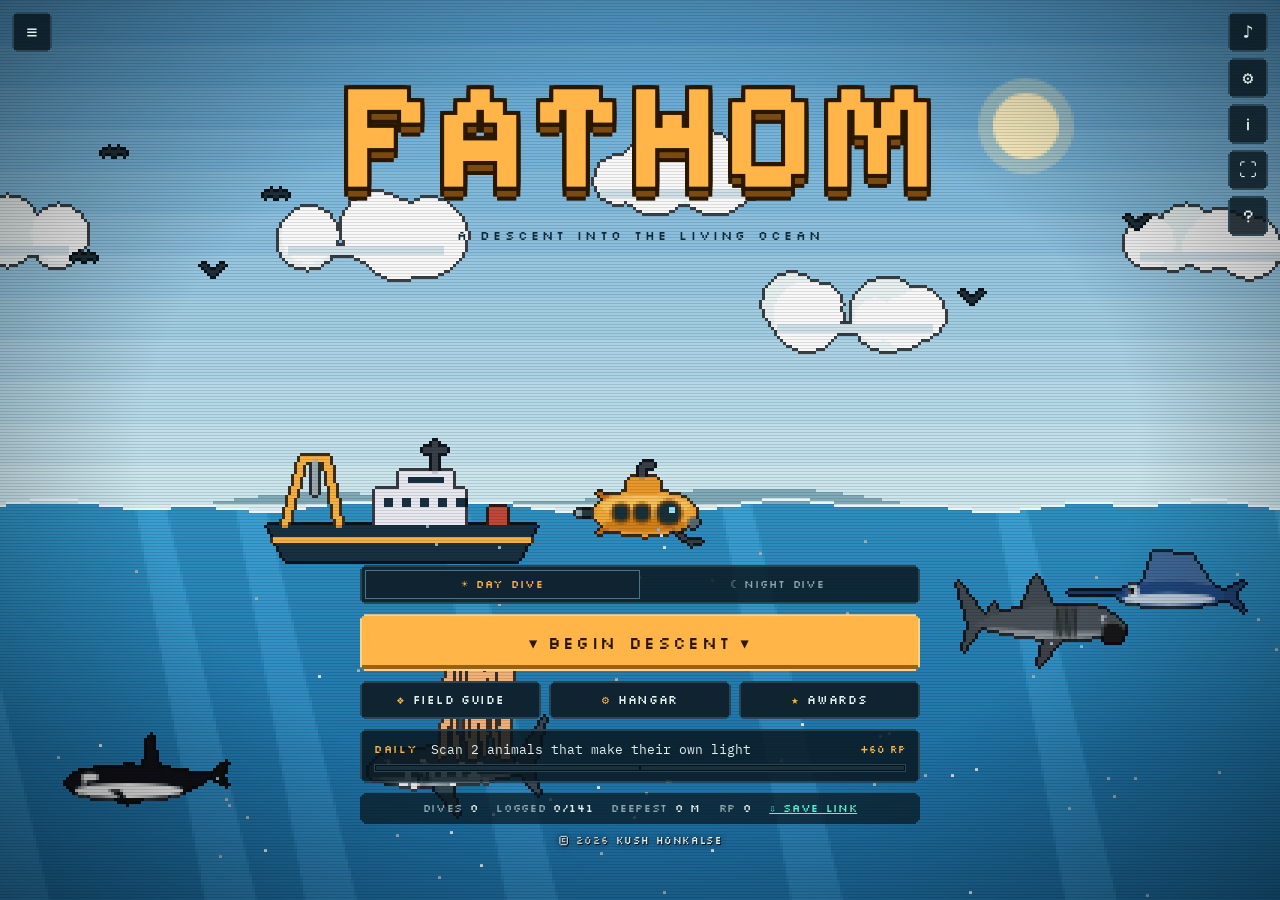
<file: index.html>
<!doctype html>
<html lang="en">
<head>
<meta charset="utf-8">
<meta name="viewport" content="width=device-width, initial-scale=1, viewport-fit=cover, user-scalable=no">
<title>Deep Sea Dive: Explore Real Ocean Animals | Fathom</title>
<meta name="description" content="Pilot a submarine to the bottom of the Mariana Trench and discover 141 real deep sea creatures. A free ocean game for curious minds, no walls of text.">
<meta name="author" content="Kush Honkalse">
<meta name="keywords" content="deep sea creatures, ocean animals, ocean zones, marine biology game, sea life, Mariana Trench, bioluminescence, educational game">
<link rel="canonical" href="https://deepseadive.vercel.app/">
<meta name="theme-color" content="#07131a">
<link rel="icon" href="favicon.svg" type="image/svg+xml">

<!-- Link previews (WhatsApp, Instagram, Discord, X, LinkedIn…) -->
<meta property="og:type" content="website">
<meta property="og:site_name" content="Fathom">
<meta property="og:url" content="https://deepseadive.vercel.app/">
<meta property="og:title" content="Deep Sea Dive: Explore Real Ocean Animals">
<meta property="og:description" content="Dive a submarine to the deepest point on Earth and discover 141 real sea creatures, from sea turtles to glowing anglerfish. Free in your browser.">
<meta property="og:image" content="https://deepseadive.vercel.app/og-image.png">
<meta property="og:image:width" content="1200">
<meta property="og:image:height" content="630">
<meta property="og:image:alt" content="Fathom: a pixel-art research ship and yellow submarine on the ocean surface, ready to dive">
<meta name="twitter:card" content="summary_large_image">
<meta name="twitter:title" content="Deep Sea Dive: Explore Real Ocean Animals">
<meta name="twitter:description" content="Dive a submarine to the deepest point on Earth and discover 141 real sea creatures. Free in your browser.">
<meta name="twitter:image" content="https://deepseadive.vercel.app/og-image.png">

<script type="application/ld+json">
{
  "@context": "https://schema.org",
  "@type": "VideoGame",
  "name": "Fathom",
  "alternateName": "Deep Sea Dive",
  "url": "https://deepseadive.vercel.app/",
  "image": "https://deepseadive.vercel.app/og-image.png",
  "description": "A free 2D browser game where you pilot a submarine from the ocean surface to the bottom of the Mariana Trench and discover 141 real marine species.",
  "genre": ["Educational", "Exploration"],
  "gamePlatform": "Web browser",
  "applicationCategory": "Game",
  "operatingSystem": "Any",
  "inLanguage": "en",
  "isAccessibleForFree": true,
  "offers": { "@type": "Offer", "price": "0", "priceCurrency": "USD" },
  "audience": { "@type": "EducationalAudience", "educationalRole": "student" }
}
</script>
<link rel="preconnect" href="https://fonts.googleapis.com">
<link rel="preconnect" href="https://fonts.gstatic.com" crossorigin>
<link rel="stylesheet" href="https://fonts.googleapis.com/css2?family=Pixelify+Sans:wght@500;700&family=Silkscreen&family=IBM+Plex+Mono:ital,wght@0,400;0,500;0,600;1,400&display=swap">
<link rel="stylesheet" href="css/style.css">
</head>
<body>
<div id="stage">
  <canvas id="view" aria-hidden="true"></canvas>
  <canvas id="fx" aria-hidden="true"></canvas>
  <div id="crt" aria-hidden="true"></div>
  <div id="fps" hidden></div>

  <!-- ================= TITLE SCREEN ================= -->
  <section id="title" class="screen" aria-label="Main menu">
    <header class="title-block">
      <h1 class="logo" aria-label="Fathom"><span>F</span><span>A</span><span>T</span><span>H</span><span>O</span><span>M</span></h1>
      <p class="tagline">A descent into the living ocean</p>
    </header>
    <div class="dock">
      <div class="seg" role="radiogroup" aria-label="Time of day">
        <button class="seg-b" role="radio" aria-checked="true" data-night="0" type="button">☀ Day dive</button>
        <button class="seg-b" role="radio" aria-checked="false" data-night="1" type="button">☾ Night dive</button>
      </div>
      <button class="btn primary big" id="btnDive" type="button"><span class="tri">▼</span> Begin descent <span class="tri">▼</span></button>
      <div class="menu-row">
        <button class="btn" data-open="guide" type="button"><i class="ico">❖</i>Field guide</button>
        <button class="btn" data-open="hangar" type="button"><i class="ico">⚙</i>Hangar</button>
        <button class="btn" data-open="achievements" type="button"><i class="ico">★</i>Awards</button>
      </div>
      <aside class="daily" id="dailyCard" aria-label="Daily expedition"></aside>
      <div class="statline" id="statline"></div>
      <p class="credit">© 2026 <a href="https://github.com/ShadowMonarch9099" target="_blank" rel="noopener">Kush Honkalse</a></p>
    </div>
  </section>

  <!-- corner controls -->
  <nav class="corner left" aria-label="Menu">
    <button class="icon-btn" id="btnMenu" type="button" aria-label="Open menu" title="Menu (Esc)">≡</button>
  </nav>
  <nav class="corner right" id="cornerRight" aria-label="Quick settings">
    <button class="icon-btn" id="btnSound" type="button" aria-label="Mute sound" title="Sound (M)">♪</button>
    <button class="icon-btn" data-open="settings" type="button" aria-label="Settings" title="Settings">⚙</button>
    <button class="icon-btn" data-open="aboutgame" type="button" aria-label="About Fathom" title="About Fathom">i</button>
    <button class="icon-btn" id="btnFull" type="button" aria-label="Fullscreen" title="Fullscreen">⛶</button>
    <button class="icon-btn" data-open="help" type="button" aria-label="How to play" title="How to play">?</button>
  </nav>

  <!-- ================= HUD ================= -->
  <div id="hud" hidden>
    <div class="hud-depth panel">
      <div class="dval"><span id="hDepth">0</span><small>m</small></div>
      <div class="dzone" id="hZone">Sunlight Zone</div>
      <dl class="readouts">
        <dt>Pressure</dt><dd id="hPress">1.0 atm</dd>
        <dt>Water</dt><dd id="hTemp">24.0 °C</dd>
        <dt>Sunlight</dt><dd id="hSun">100%</dd>
      </dl>
    </div>
    <div class="hud-top-right">
      <div class="pill" id="hLogged">0 / 141</div>
      <button class="chip end-dive" id="btnEndDive" type="button" title="End the dive now and see your dive report">▲ End dive</button>
      <button class="icon-btn" id="btnPause" type="button" aria-label="Pause" title="Pause (Esc)">❚❚</button>
    </div>
    <div class="gauge" aria-hidden="true"><div class="gauge-zones" id="gaugeZones"></div><i class="g-hull" id="gHull"></i><i class="g-max" id="gMax"></i><i class="g-now" id="gNow"></i></div>
    <div class="hud-bars panel">
      <div class="bar-row"><span>Battery</span><div class="seg-bar" id="bBattery"></div></div>
      <div class="bar-row"><span>Hull</span><div class="seg-bar" id="bHull"></div></div>
      <div class="bar-row lightrow"><span>Lights</span><b id="hLights">OFF</b><span class="key">L</span></div>
    </div>
    <div class="hud-radar">
      <canvas id="radar" width="110" height="110"></canvas>
      <button class="chip" id="btnPing" type="button">Ping <span class="key">Space</span></button>
    </div>
    <div class="hint" id="hint" hidden></div>
  </div>

  <div class="banner" id="banner" aria-live="polite"><div class="bz" id="bzName"></div><div class="br" id="bzRange"></div><p id="bzText"></p></div>
  <div class="toasts" id="toasts" aria-live="polite"></div>
  <div class="disc panel" id="disc" aria-live="polite">
    <div class="disc-head" id="discHead">New species logged</div>
    <div class="disc-body">
      <canvas id="discArt" width="120" height="90"></canvas>
      <div class="disc-text"><h3 id="discName"></h3><i id="discSci"></i><span class="rar" id="discRar"></span></div>
    </div>
    <p id="discFact"></p>
    <div class="disc-foot" id="discFoot"></div>
  </div>
  <div class="award" id="award" aria-live="polite"></div>

  <!-- touch controls -->
  <div id="touch" hidden>
    <div class="stick" id="stick"><div class="knob" id="knob"></div></div>
    <div class="tbtns"><button id="tBoost" type="button">Boost</button><button id="tLights" type="button">Light</button><button id="tPing" type="button">Ping</button></div>
  </div>

  <!-- ================= MODALS ================= -->
  <div class="modal" id="m-menu" hidden><div class="panel sheet narrow" role="dialog" aria-modal="true" aria-labelledby="mmT">
    <header><div><div class="kicker">Fathom</div><h2 id="mmT">Menu</h2></div><button class="x" data-close type="button" aria-label="Close">✕</button></header>
    <div class="tiles" id="menuTiles">
      <button class="tile hot" id="mResume" type="button"><b>▶</b>Resume dive</button>
      <button class="tile" id="mDive" type="button"><b>▼</b>Begin descent</button>
      <button class="tile" data-open="guide" type="button"><b>❖</b>Field guide</button>
      <button class="tile" data-open="hangar" type="button"><b>⚙</b>Hangar</button>
      <button class="tile" data-open="achievements" type="button"><b>★</b>Awards</button>
      <button class="tile" data-open="settings" type="button"><b>☰</b>Settings</button>
      <button class="tile" data-open="aboutgame" type="button"><b>◎</b>About Fathom</button>
      <button class="tile" data-open="help" type="button"><b>?</b>How to play</button>
      <button class="tile" data-open="about" type="button"><b>i</b>Sources</button>
      <button class="tile span2" data-open="save" type="button"><b>⇩</b>Save link &amp; backup</button>
    </div>
    <button class="btn wide danger" id="mEnd" type="button">Surface and end dive</button>
  </div></div>

  <div class="modal" id="m-guide" hidden><div class="panel sheet wide" role="dialog" aria-modal="true" aria-labelledby="gT">
    <header><div><div class="kicker" id="gKicker">Field guide</div><h2 id="gT">Ocean field guide</h2></div>
      <div class="tabs" role="tablist"><button role="tab" class="tab" aria-selected="true" data-gtab="guide" type="button">Species</button><button role="tab" class="tab" aria-selected="false" data-gtab="register" type="button">World register</button></div>
      <button class="x" data-close type="button" aria-label="Close">✕</button></header>
    <div class="guide" id="guidePane">
      <div class="g-list">
        <div class="filters">
          <input id="gSearch" type="search" placeholder="Search species" autocomplete="off" aria-label="Search species">
          <select id="gStatus" aria-label="Status"><option value="all">All</option><option value="logged">Logged</option><option value="missing">Not found</option></select>
          <select id="gGroup" aria-label="Group"><option value="">All groups</option></select>
        </div>
        <div class="zchips" id="gZones"></div>
        <div class="g-grid" id="gGrid"></div>
      </div>
      <article class="g-detail" id="gDetail"></article>
    </div>
    <div class="register" id="registerPane" hidden>
      <form class="reg-form" id="regForm"><input id="regQ" type="search" placeholder="Any marine species, e.g. 'leopard seal' or 'Octopus'" aria-label="Search the World Register of Marine Species"><button class="btn primary" type="submit">Search</button></form>
      <p class="muted small">Searches the World Register of Marine Species (240,000+ species), then pulls a summary from Wikipedia and sighting records from OBIS. Needs an internet connection.</p>
      <div class="reg-wrap"><div class="reg-results" id="regResults"></div><article class="g-detail" id="regDetail"></article></div>
    </div>
  </div></div>

  <div class="modal" id="m-hangar" hidden><div class="panel sheet" role="dialog" aria-modal="true" aria-labelledby="hT">
    <header><div><div class="kicker">Research vessel</div><h2 id="hT">Hangar</h2></div><div class="rp-pill" id="hangarRP"></div><button class="x" data-close type="button" aria-label="Close">✕</button></header>
    <p class="muted">Earn research points (RP) by logging species, studying them, finding landmarks and answering debrief questions. Spend them here.</p>
    <div class="upgrades" id="upgrades"></div>
  </div></div>

  <div class="modal" id="m-achievements" hidden><div class="panel sheet" role="dialog" aria-modal="true" aria-labelledby="aT">
    <header><div><div class="kicker" id="aKicker"></div><h2 id="aT">Awards</h2></div><button class="x" data-close type="button" aria-label="Close">✕</button></header>
    <div class="achs" id="achs"></div>
  </div></div>

  <div class="modal" id="m-settings" hidden><div class="panel sheet narrow" role="dialog" aria-modal="true" aria-labelledby="sT">
    <header><div><div class="kicker">Fathom</div><h2 id="sT">Settings</h2></div><button class="x" data-close type="button" aria-label="Close">✕</button></header>
    <div class="settings" id="settingsBody"></div>
  </div></div>

  <div class="modal" id="m-help" hidden><div class="panel sheet narrow" role="dialog" aria-modal="true" aria-labelledby="helpT">
    <header><div><div class="kicker">Dive briefing</div><h2 id="helpT">How to play</h2></div><button class="x" data-close type="button" aria-label="Close">✕</button></header>
    <div class="help">
      <ol class="steps">
        <li><b>Dive.</b> Steer the sub down through five real ocean zones. Rise back to the surface or press <b>End dive</b> to finish.</li>
        <li><b>Find life.</b> Animals hide in the dark. Your headlights switch on as sunlight fades. Aim them with the mouse.</li>
        <li><b>Scan.</b> Hold still near a lit animal until the ring fills. Fast movement scares small animals away.</li>
        <li><b>Study.</b> Scan a logged species on 3 different dives to study it for bonus points.</li>
        <li><b>Upgrade.</b> Spend research points in the hangar. A stronger hull unlocks deeper zones.</li>
      </ol>
      <table class="keys">
        <tr><td><kbd>W</kbd><kbd>A</kbd><kbd>S</kbd><kbd>D</kbd> / arrows</td><td>Steer</td></tr>
        <tr><td><kbd>Shift</kbd></td><td>Boost (uses battery)</td></tr>
        <tr><td><kbd>Space</kbd></td><td>Sonar ping</td></tr>
        <tr><td><kbd>L</kbd></td><td>Headlights on or off</td></tr>
        <tr><td><kbd>A</kbd> / <kbd>D</kbd></td><td>Turn the sub left or right</td></tr>
        <tr><td>Mouse</td><td>Aim the headlights in front of the sub</td></tr>
        <tr><td>End dive</td><td>Finish the dive from any depth</td></tr>
        <tr><td><kbd>J</kbd></td><td>Field guide</td></tr>
        <tr><td><kbd>M</kbd></td><td>Mute</td></tr>
        <tr><td><kbd>Esc</kbd></td><td>Pause and menu</td></tr>
        <tr><td>Gamepad</td><td>Stick to steer, A ping, X lights, RT boost</td></tr>
        <tr><td>Touch</td><td>Joystick to steer, buttons for boost, lights and ping</td></tr>
      </table>
    </div>
  </div></div>

  <div class="modal" id="m-aboutgame" hidden><div class="panel sheet" role="dialog" aria-modal="true" aria-labelledby="agT">
    <header><div><div class="kicker">About this page</div><h2 id="agT">Why I built Fathom</h2></div><button class="x" data-close type="button" aria-label="Close">✕</button></header>
    <div class="aboutgame">
      <section>
        <h3>The problem</h3>
        <p>Imagine a student, or anyone, who gets curious about life in the ocean. They search for it and the first result is an encyclopedia page: thousands of words, technical terms and tables. They skim a paragraph or two, close the tab, and the curiosity is gone.</p>
        <p>The ocean is the largest living space on Earth, and most of it is dark, cold and still being explored. It deserves better than a wall of text.</p>
      </section>
      <section>
        <h3>The solution</h3>
        <p>Fathom turns learning about the ocean into a dive. You pilot a small submarine from the sunlit surface to the bottom of the Mariana Trench, 10,935 m down. The deeper you go, the darker it gets, and you meet real animals where they actually live. Each discovery gives you one short fact, at the moment you see the animal it describes.</p>
        <p>Depth is the progress bar. The darkness is the lesson about light. You learn the structure of the ocean by moving through it.</p>
      </section>
      <section>
        <h3>What you can do</h3>
        <div class="feat-grid">
          <div><h4>Explore</h4><ul><li>Five real ocean zones, from Sunlight to Hadal</li><li>A full cross-section: beach, seagrass, coral reef, kelp forest, continental slope, whale fall, shipwreck, abyssal plain, hydrothermal vents and the Challenger Deep</li><li>Live depth, pressure, temperature and sunlight readouts</li><li>Day and night dives; some animals rise to the surface only after dark</li></ul></div>
          <div><h4>Discover</h4><ul><li>141 real species, each with a hand-written fact</li><li>Headlights you aim yourself as sunlight fades, and animals that make their own light</li><li>Scan animals by holding still near them; fast movement scares small ones away</li><li>Sonar pings and a radar to find hidden life and landmarks</li></ul></div>
          <div><h4>Learn</h4><ul><li>A field guide with pixel art, depth range, size and diet</li><li>Wikipedia summaries and photos for logged species</li><li>Charts of the depths where scientists have recorded each animal</li><li>A World Register search of 240,000+ marine species</li><li>A short quiz after every dive to check what stuck</li></ul></div>
          <div><h4>Progress</h4><ul><li>Research points to upgrade the hull, battery, lights, sonar, thrusters and scanner</li><li>A stronger hull unlocks deeper zones</li><li>26 awards, depth milestones and a daily expedition</li><li>Study species by scanning them on three dives</li></ul></div>
          <div><h4>Play your way</h4><ul><li>Keyboard, mouse, gamepad and touch controls</li><li>Explorer mode with no depth or battery limits, for classrooms</li><li>Volume, pixel size, scanlines, reduced motion, larger text and high contrast</li><li>Music and sound made live in the browser</li></ul></div>
          <div><h4>Keep your progress</h4><ul><li>Saves automatically, with no account and no sign-up</li><li>A save link or code to continue on any device</li><li>A downloadable save file as a backup</li></ul></div>
        </div>
      </section>
      <section>
        <h3>Where the facts come from</h3>
        <p>Every animal is a real species. Names and classification come from the World Register of Marine Species (WoRMS), sighting records from the Ocean Biodiversity Information System (OBIS), and summaries and photos from Wikipedia. The whole game runs in your browser with plain HTML, CSS and JavaScript.</p>
      </section>
      <p class="credit-line">© 2026 Kush Honkalse. All rights reserved. · <a href="https://github.com/ShadowMonarch9099" target="_blank" rel="noopener">GitHub</a> · <button class="savelink" data-open="about" type="button">Sources &amp; credits</button></p>
    </div>
  </div></div>

  <div class="modal" id="m-about" hidden><div class="panel sheet narrow" role="dialog" aria-modal="true" aria-labelledby="abT">
    <header><div><div class="kicker">Credits</div><h2 id="abT">Sources</h2></div><button class="x" data-close type="button" aria-label="Close">✕</button></header>
    <div class="about">
      <p>Every animal in Fathom is a real species. Names, depths and short facts were written for the game and checked against these sources. Field guide summaries and photos come from Wikipedia.</p>
      <ul class="links">
        <li><a href="https://www.marinespecies.org/" target="_blank" rel="noopener">World Register of Marine Species (WoRMS)</a><span>Accepted names and classification · CC BY 4.0</span></li>
        <li><a href="https://obis.org/" target="_blank" rel="noopener">Ocean Biodiversity Information System (OBIS)</a><span>Sighting records and the depths they were recorded at</span></li>
        <li><a href="https://en.wikipedia.org/" target="_blank" rel="noopener">Wikipedia</a><span>Summaries and photos · CC BY-SA 4.0</span></li>
        <li><a href="https://oceanexplorer.noaa.gov/" target="_blank" rel="noopener">NOAA Ocean Exploration</a><span>Ocean zones, light and pressure</span></li>
        <li><a href="https://www.mbari.org/" target="_blank" rel="noopener">MBARI</a><span>Deep-sea animal research</span></li>
      </ul>
      <p class="muted small">Design notes: <a href="docs/blueprint.html">the original Fathom blueprint</a>. Sound is synthesised in the browser. Progress is saved in this browser; use a save link to move it to another device.</p>
      <p class="credit-line">© 2026 Kush Honkalse · <a href="https://github.com/ShadowMonarch9099/Fathom" target="_blank" rel="noopener">Source on GitHub</a></p>
    </div>
  </div></div>

  <div class="modal" id="m-save" hidden><div class="panel sheet narrow" role="dialog" aria-modal="true" aria-labelledby="svT">
    <header><div><div class="kicker">No account needed</div><h2 id="svT">Save your progress</h2></div><button class="x" data-close type="button" aria-label="Close">✕</button></header>
    <div class="save" id="saveBody"></div>
  </div></div>

  <div class="modal" id="m-restore" hidden><div class="panel sheet narrow" role="dialog" aria-modal="true" aria-labelledby="rsT">
    <header><div><div class="kicker">Save found</div><h2 id="rsT">Restore progress?</h2></div><button class="x" data-close type="button" aria-label="Close">✕</button></header>
    <div class="save" id="restoreBody"></div>
    <div class="row-btns"><button class="btn primary" id="restoreYes" type="button">Restore</button><button class="btn" id="restoreNo" type="button">Not now</button></div>
  </div></div>

  <div class="modal" id="m-enddive" hidden><div class="panel sheet narrow" role="dialog" aria-modal="true" aria-labelledby="edT">
    <header><div><div class="kicker">Dive paused</div><h2 id="edT">End this dive?</h2></div><button class="x" data-close type="button" aria-label="Close">✕</button></header>
    <p id="endDiveText"></p>
    <div class="row-btns"><button class="btn primary" id="endYes" type="button">▲ End dive</button><button class="btn" id="endNo" type="button">Keep diving</button></div>
  </div></div>

  <div class="modal" id="m-debrief" hidden><div class="panel sheet" role="dialog" aria-modal="true" aria-labelledby="dT">
    <header><div><div class="kicker" id="dKicker">Dive report</div><h2 id="dT">Back on the surface</h2></div></header>
    <div class="debrief" id="debriefBody"></div>
    <div class="row-btns"><button class="btn primary" id="dAgain" type="button">▼ Dive again</button><button class="btn" data-open="guide" type="button">Field guide</button><button class="btn" data-open="hangar" type="button">Hangar</button><button class="btn" id="dMenu" type="button">Main menu</button></div>
  </div></div>
</div>

<script src="js/data/species.js"></script>
<script src="js/core.js"></script>
<script src="js/audio.js"></script>
<script src="js/sprites.js"></script>
<script src="js/world.js"></script>
<script src="js/game.js"></script>
<script src="js/ui.js"></script>
</body>
</html>
</file>
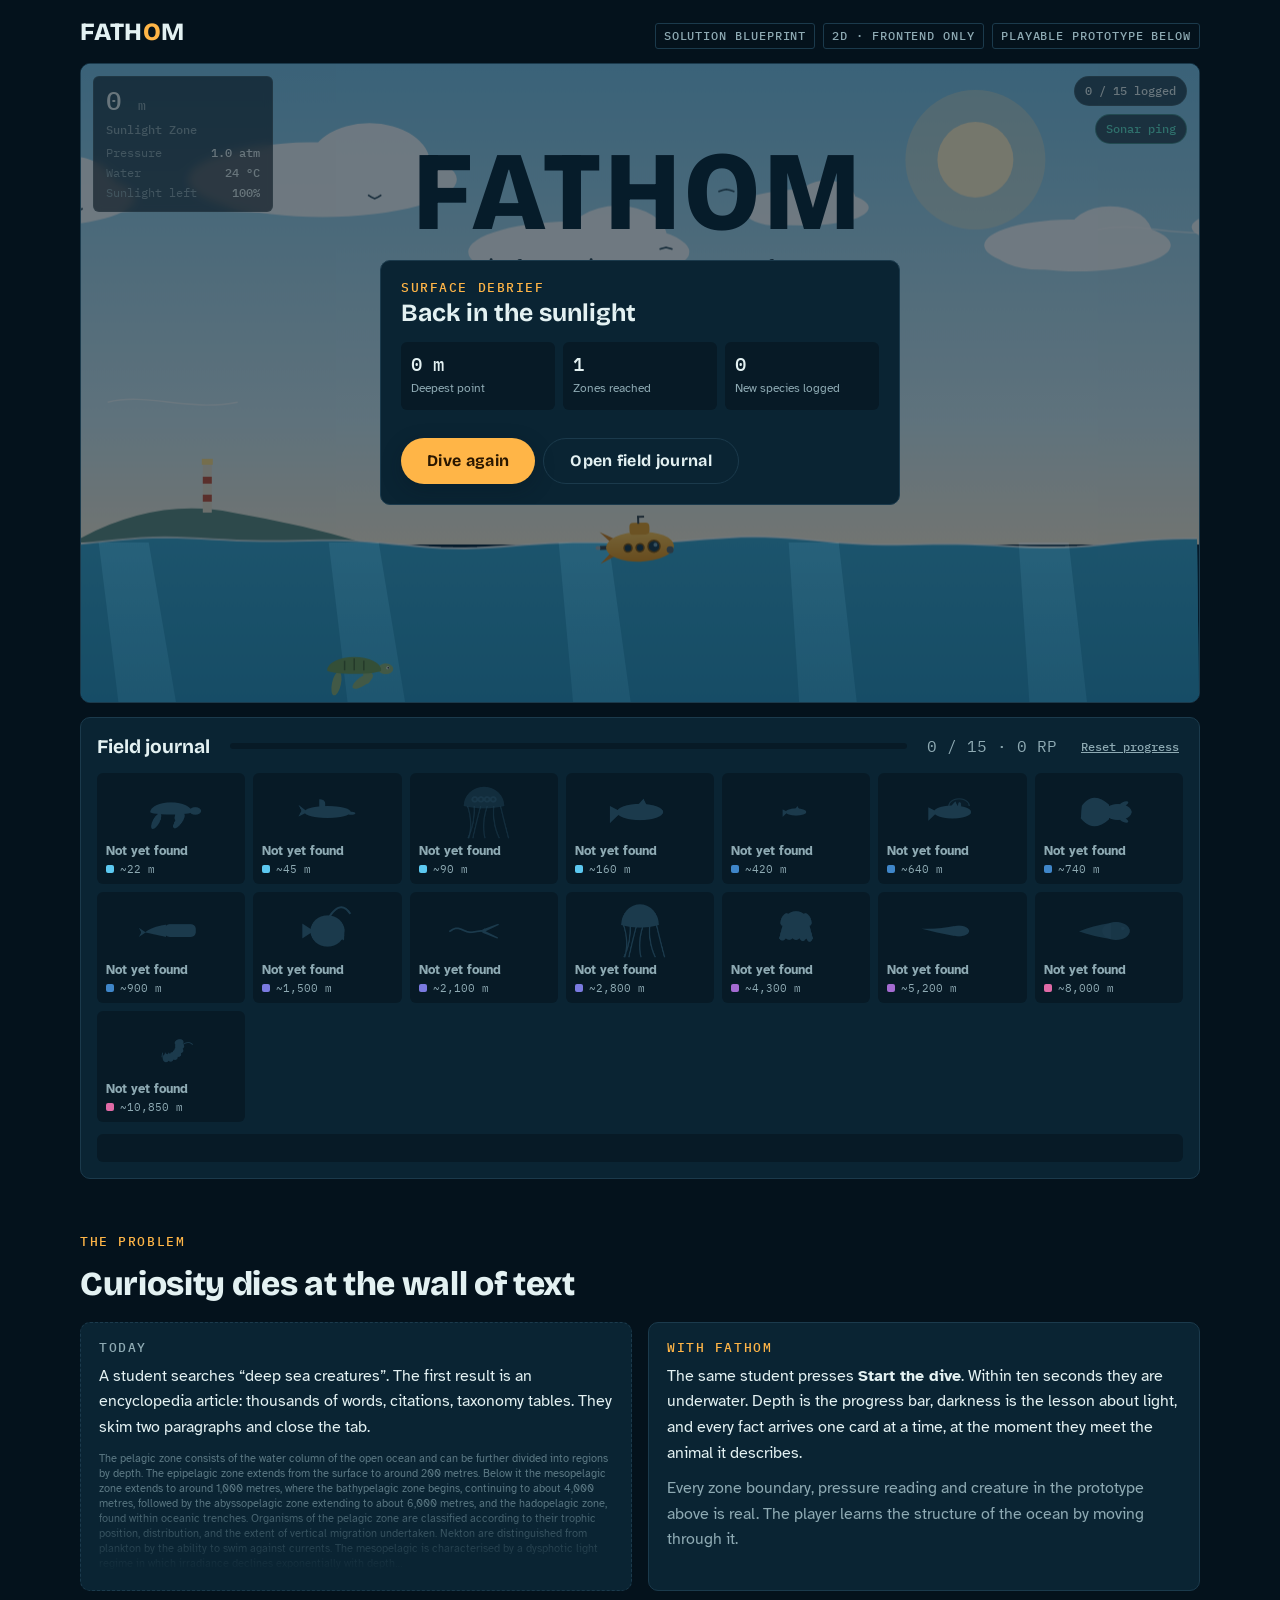
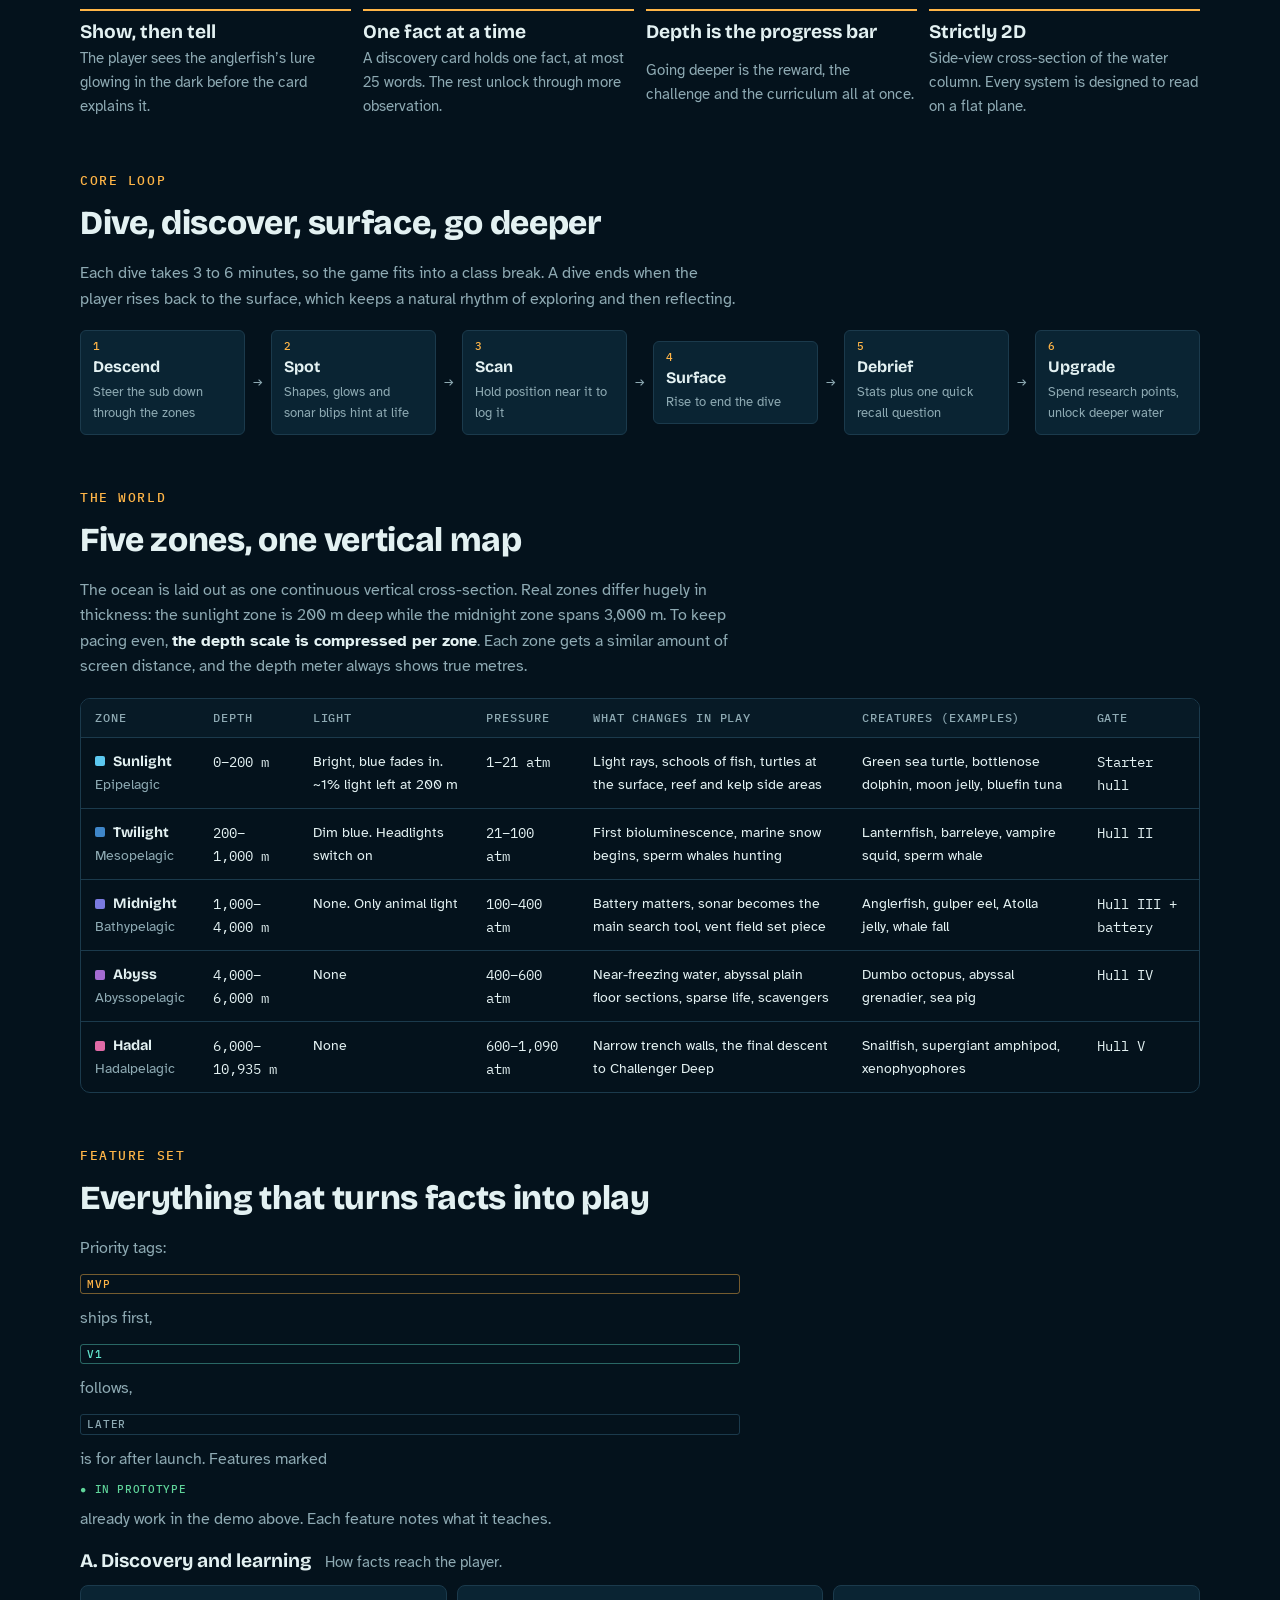
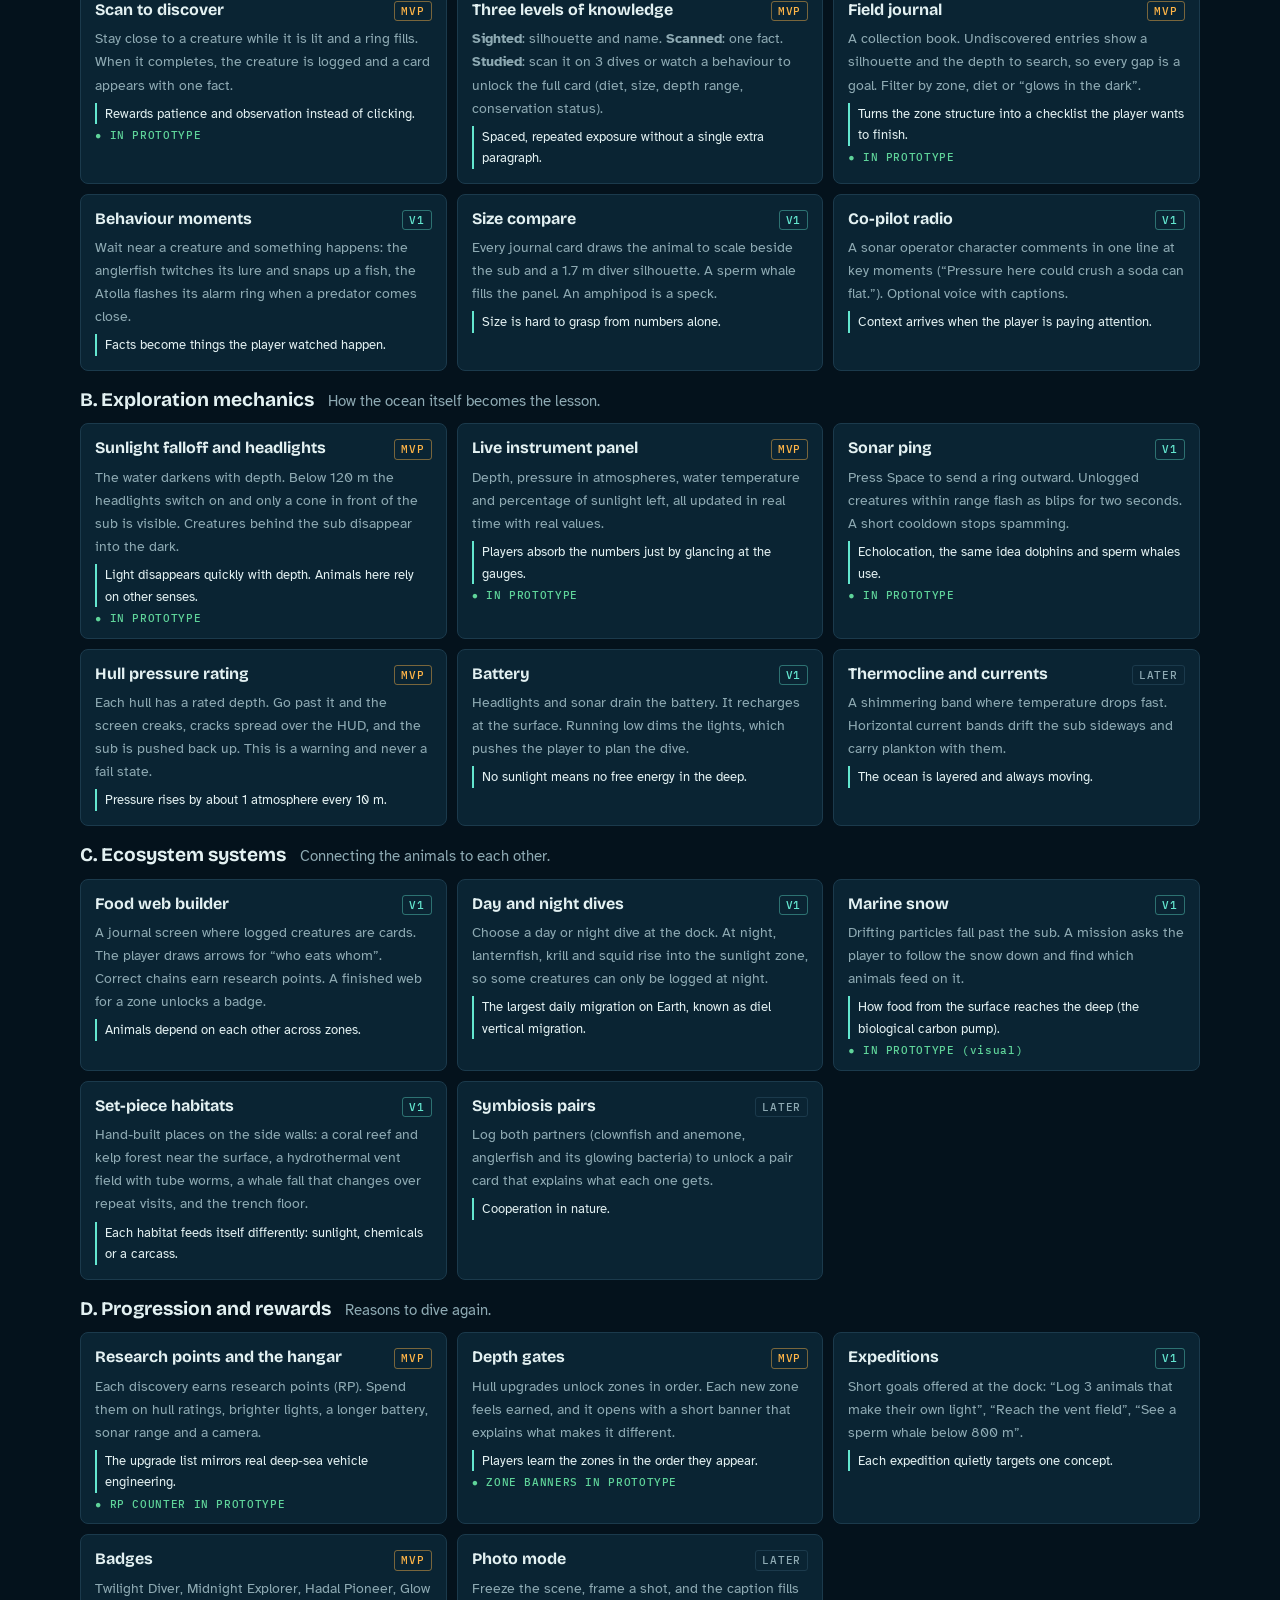
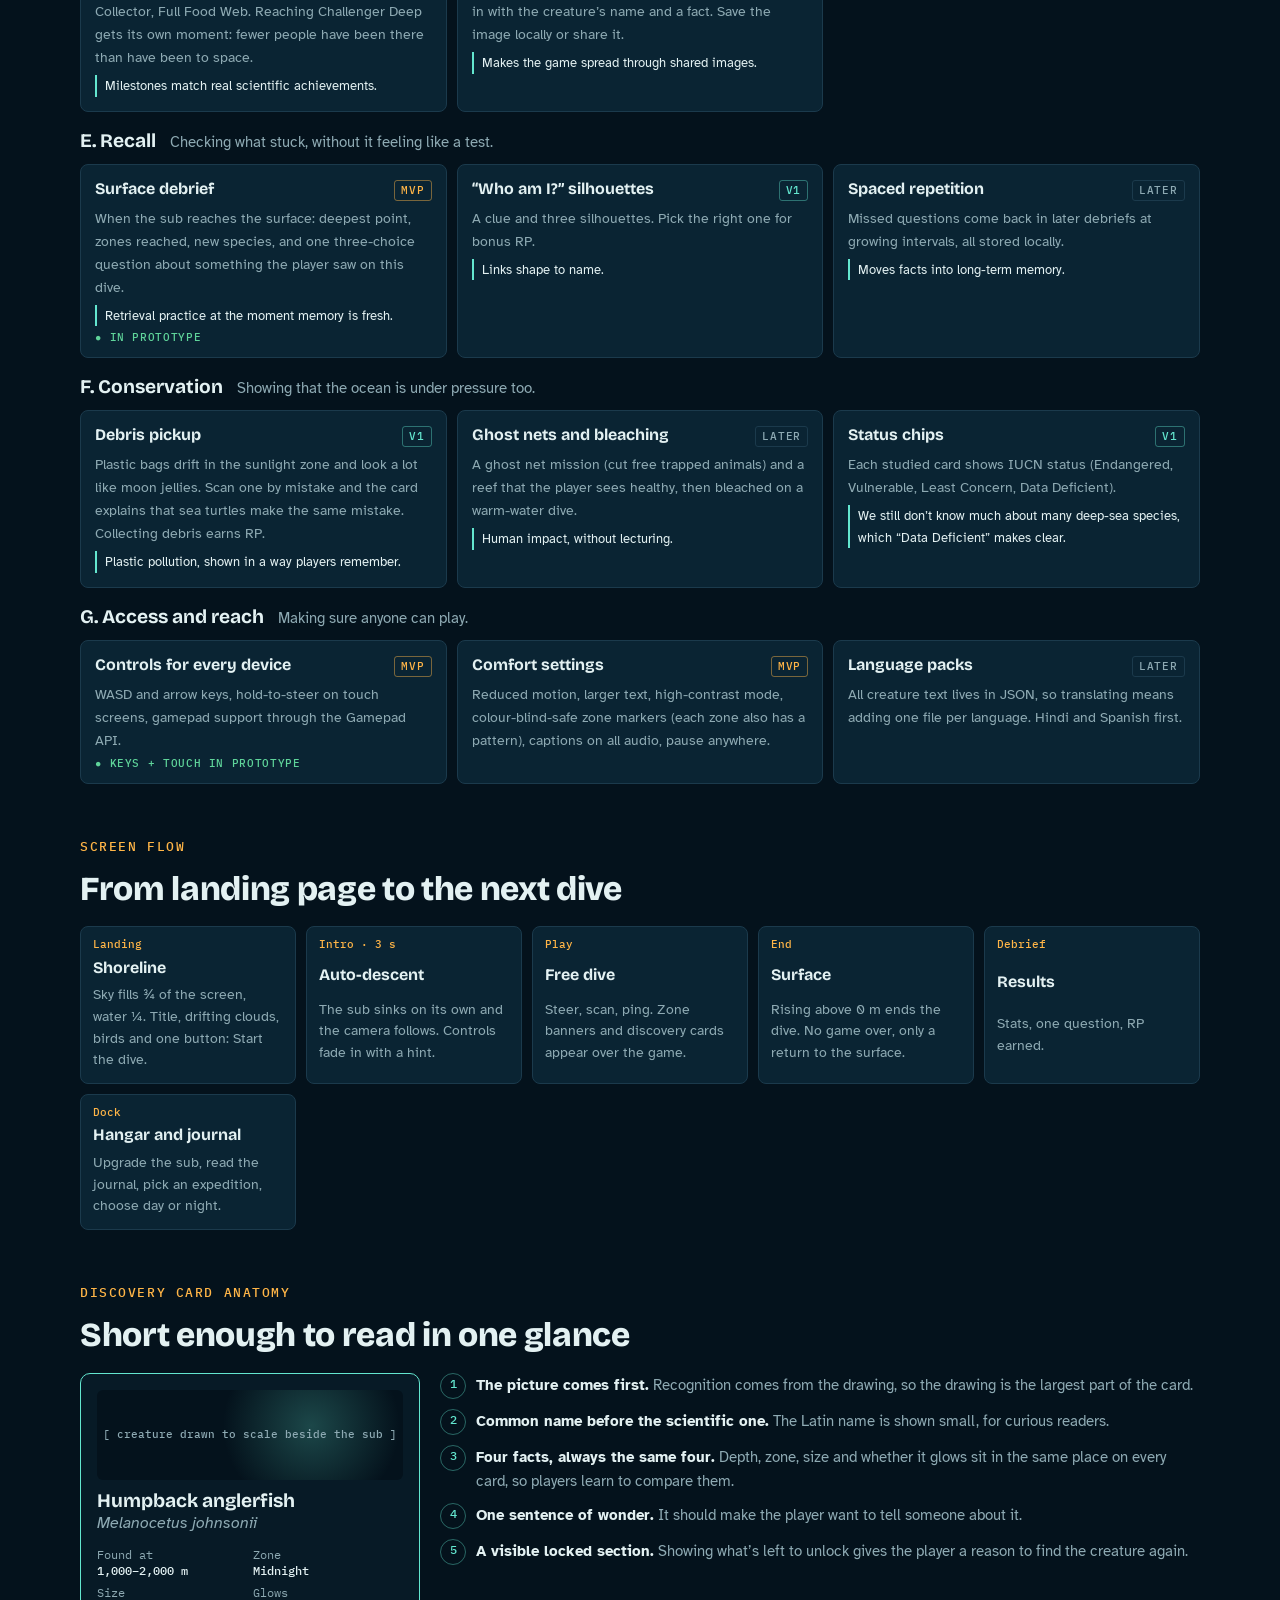
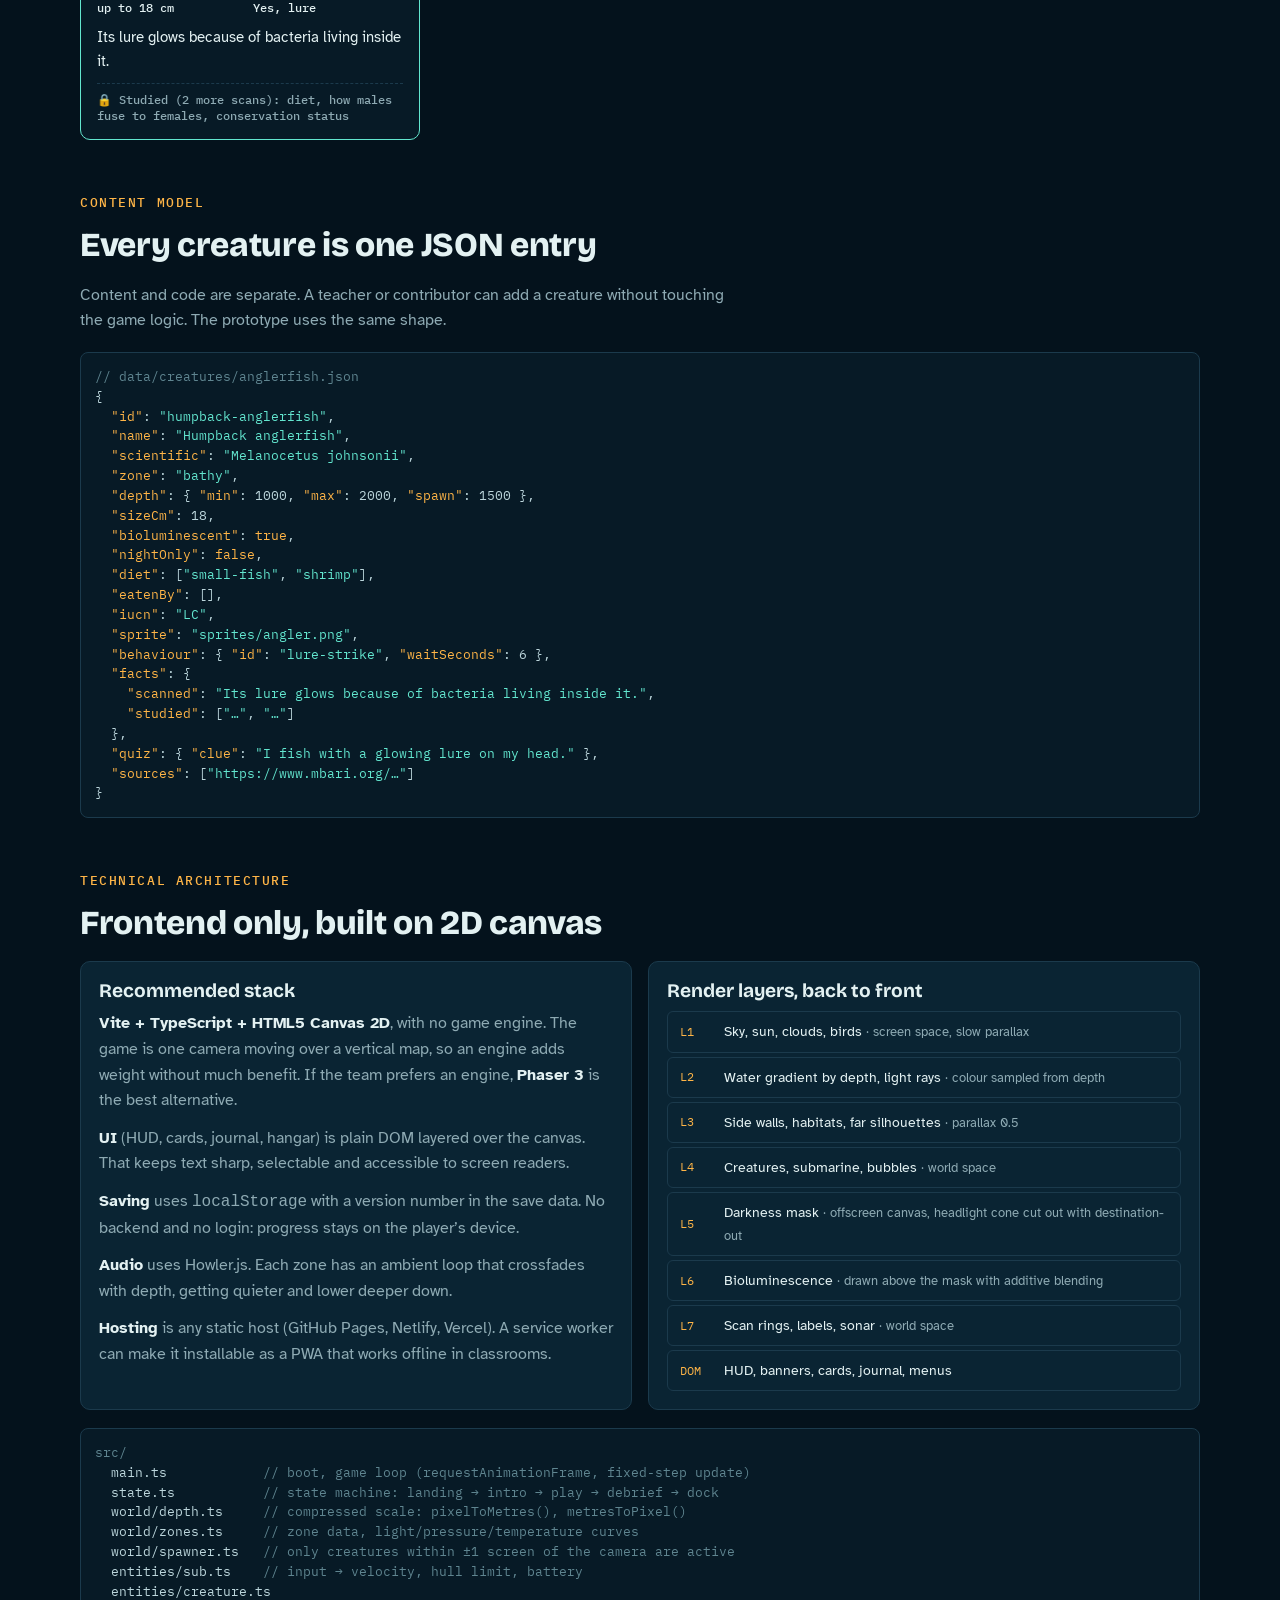
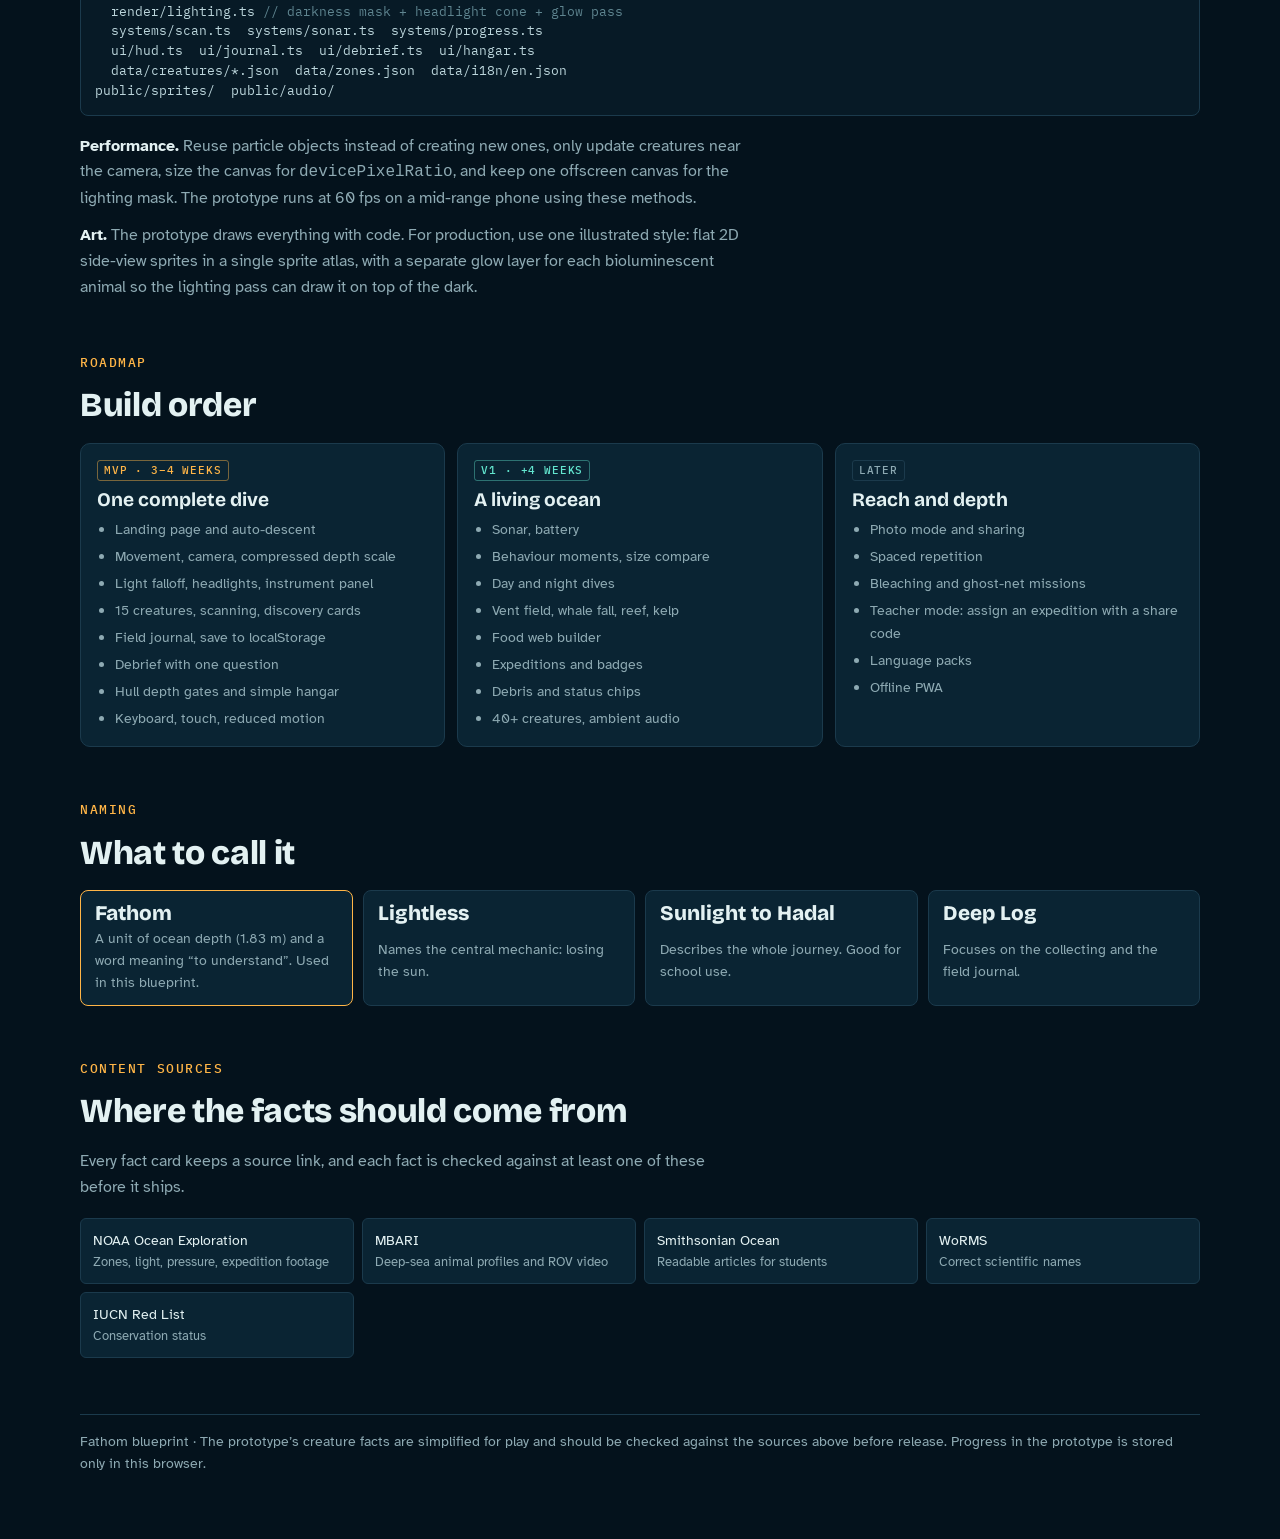
<file: docs/blueprint.html>
<!doctype html>
<html lang="en">
<head>
<meta charset="utf-8">
<meta name="viewport" content="width=device-width, initial-scale=1, viewport-fit=cover">
<title>Fathom Dive Blueprint</title>
<link rel="preconnect" href="https://fonts.googleapis.com">
<link rel="preconnect" href="https://fonts.gstatic.com" crossorigin>
<link rel="stylesheet" href="https://fonts.googleapis.com/css2?family=Bricolage+Grotesque:opsz,wght@12..96,500;12..96,700;12..96,800&family=Atkinson+Hyperlegible:ital,wght@0,400;0,700;1,400&family=IBM+Plex+Mono:wght@400;500&display=swap">
<style>
/* Layout: a single long "descent" — live playable prototype up top, then the blueprint reads downward through the design like a dive log. Deliberately single dark theme (the deep ocean). */
:root{
  --abyss:#04121c;      /* page ground */
  --deep:#0a2433;       /* raised panels */
  --trench:#071a26;     /* inset wells */
  --line:#1b3a4c;       /* hairlines */
  --foam:#e3f1f2;       /* primary text */
  --silt:#8eaab3;       /* secondary text */
  --lamp:#ffb547;       /* accent: the sub's headlights */
  --glow:#63e6cf;       /* secondary: bioluminescence */
  --ink-sky:#0b2a3c;    /* text over the daytime sky */
  --z-epi:#5cc8f0; --z-meso:#3f86c9; --z-bathy:#7a7ae0; --z-abysso:#a46bd1; --z-hadal:#e06aa6;
  --ok:#5fd49a; --bad:#ff7a6b;
  --f-display:"Bricolage Grotesque", "Segoe UI", system-ui, sans-serif;
  --f-body:"Atkinson Hyperlegible", "Segoe UI", system-ui, sans-serif;
  --f-mono:"IBM Plex Mono", ui-monospace, "Cascadia Mono", Consolas, monospace;
  --step--1:.82rem; --step-0:1rem; --step-1:1.2rem; --step-2:1.55rem; --step-3:2.1rem; --step-4:clamp(2.4rem,6vw,3.6rem);
  color-scheme:dark;
}
*{box-sizing:border-box}
html{background:var(--abyss)}
body{margin:0;background:var(--abyss);color:var(--foam);font:400 var(--step-0)/1.6 var(--f-body);padding-inline:16px;padding-block:0 64px}
.wrap{max-width:1120px;margin:0 auto}
h1,h2,h3{font-family:var(--f-display);text-wrap:balance;line-height:1.12;margin:0}
h2{font-size:var(--step-3);font-weight:800;letter-spacing:-.01em}
h3{font-size:var(--step-1);font-weight:700}
p{margin:0}
a{color:var(--glow)}
:focus-visible{outline:2px solid var(--lamp);outline-offset:3px}
.eyebrow{font:500 var(--step--1)/1 var(--f-mono);letter-spacing:.12em;text-transform:uppercase;color:var(--lamp)}
.muted{color:var(--silt)}
.mono{font-family:var(--f-mono);font-variant-numeric:tabular-nums}

/* top bar */
.top{display:flex;flex-wrap:wrap;gap:8px 24px;align-items:baseline;justify-content:space-between;padding-block:20px 14px}
.brand{font:800 var(--step-2)/1 var(--f-display);letter-spacing:.02em}
.brand span{color:var(--lamp)}
.top .tags{display:flex;gap:8px;flex-wrap:wrap}
.tag{font:500 .72rem/1 var(--f-mono);letter-spacing:.08em;text-transform:uppercase;color:var(--silt);border:1px solid var(--line);padding:6px 8px;border-radius:3px}

/* ---------- game ---------- */
.game{position:relative;width:100%;border-radius:10px;overflow:hidden;background:#06263d;border:1px solid var(--line);outline:none;touch-action:none;user-select:none;-webkit-user-select:none}
.game:focus-visible{outline:2px solid var(--lamp);outline-offset:2px}
.game canvas{display:block;width:100%;height:100%}
.ov{position:absolute;inset:0;display:flex;flex-direction:column;align-items:center;text-align:center;pointer-events:none}
.landing{padding-top:7%;gap:10px;color:var(--ink-sky)}
.landing h1{font-size:clamp(3rem,11vw,7rem);font-weight:800;letter-spacing:.06em;line-height:.9;color:var(--ink-sky)}
.landing p{max-width:34ch;font-size:var(--step-0);font-weight:700;opacity:.85}
.btn{pointer-events:auto;font:700 var(--step-0)/1 var(--f-display);letter-spacing:.02em;border:0;border-radius:999px;padding:14px 26px;background:var(--ink-sky);color:#fff6e6;cursor:pointer;box-shadow:0 6px 20px rgba(4,18,28,.25);transition:transform .15s}
.btn:hover{transform:translateY(-2px)}
.btn.lamp{background:var(--lamp);color:#2a1700}
.btn.ghost{background:transparent;color:var(--foam);border:1px solid var(--line);box-shadow:none}
.landing .keys{font:500 .75rem/1.4 var(--f-mono);letter-spacing:.06em;opacity:.7}
.hud{position:absolute;left:12px;top:12px;display:grid;grid-template-columns:auto auto;gap:2px 14px;padding:10px 12px;background:rgba(4,18,28,.62);border:1px solid rgba(142,170,179,.18);border-radius:6px;font:400 .76rem/1.45 var(--f-mono);color:var(--silt);font-variant-numeric:tabular-nums;pointer-events:none;backdrop-filter:blur(4px)}
.hud b{color:var(--foam);font-weight:500;text-align:right}
.hud .depth{grid-column:1/-1;font:500 1.6rem/1.1 var(--f-mono);color:var(--foam);margin-bottom:4px}
.hud .depth small{font-size:.8rem;color:var(--silt)}
.hud .zone{grid-column:1/-1;font-weight:500;margin-bottom:4px}
.hud .lights{grid-column:1/-1;color:var(--lamp)}
.hudr{position:absolute;right:12px;top:12px;display:flex;flex-direction:column;align-items:flex-end;gap:8px}
.pill{font:500 .76rem/1 var(--f-mono);padding:8px 10px;border-radius:999px;background:rgba(4,18,28,.62);border:1px solid rgba(142,170,179,.18);color:var(--foam)}
.pingbtn{pointer-events:auto;cursor:pointer;color:var(--glow);border-color:rgba(99,230,207,.4)}
.banner{position:absolute;left:50%;top:16%;transform:translateX(-50%);width:min(440px,calc(100% - 32px));text-align:center;padding:14px 18px;border-radius:8px;background:rgba(4,18,28,.7);border:1px solid rgba(142,170,179,.2);pointer-events:none;transition:opacity .6s}
.banner .zn{font:800 var(--step-2)/1.1 var(--f-display)}
.banner .zr{font:500 .72rem/1 var(--f-mono);letter-spacing:.1em;text-transform:uppercase;margin-block:6px 8px}
.banner p{font-size:.92rem;color:var(--silt)}
.toast{position:absolute;left:50%;bottom:16px;transform:translateX(-50%);max-width:calc(100% - 32px);font:500 .8rem/1.4 var(--f-mono);color:var(--foam);background:rgba(4,18,28,.75);border:1px solid rgba(142,170,179,.2);padding:8px 12px;border-radius:6px;pointer-events:none;transition:opacity .4s;text-align:center}
.card{position:absolute;right:12px;bottom:12px;width:min(300px,calc(100% - 24px));background:rgba(7,26,38,.92);border:1px solid var(--glow);border-radius:8px;padding:14px;pointer-events:none;transition:opacity .4s,transform .4s}
.card .k{font:500 .7rem/1 var(--f-mono);letter-spacing:.12em;text-transform:uppercase;color:var(--glow)}
.card h3{margin-top:6px}
.card i{color:var(--silt);font-size:.85rem}
.card p{font-size:.9rem;margin-top:8px}
.card .rp{font:500 .76rem/1 var(--f-mono);color:var(--lamp);margin-top:10px}
.debrief{justify-content:center;background:rgba(4,18,28,.55);pointer-events:auto;padding:16px}
.dbox{background:var(--deep);border:1px solid var(--line);border-radius:10px;padding:20px;width:min(520px,100%);text-align:left;display:grid;gap:14px;max-height:100%;overflow:auto}
.stats{display:grid;grid-template-columns:repeat(3,1fr);gap:8px}
.stat{background:var(--trench);border-radius:6px;padding:10px}
.stat b{display:block;font:500 1.2rem/1.2 var(--f-mono);color:var(--foam)}
.stat span{font-size:.75rem;color:var(--silt)}
.quiz .q{font-weight:700}
.opts{display:grid;gap:6px;margin-top:8px}
.opt{font:400 .95rem/1.3 var(--f-body);text-align:left;padding:10px 12px;border-radius:6px;border:1px solid var(--line);background:var(--trench);color:var(--foam);cursor:pointer}
.opt.right{border-color:var(--ok);color:var(--ok)}
.opt.wrong{border-color:var(--bad);color:var(--bad)}
.quiz .fb{margin-top:8px;font-size:.9rem;color:var(--silt)}
.row{display:flex;flex-wrap:wrap;gap:8px}

/* journal */
.journal{margin-top:14px;background:var(--deep);border:1px solid var(--line);border-radius:10px;padding:16px}
.jhead{display:flex;flex-wrap:wrap;gap:10px 20px;align-items:center;justify-content:space-between}
.jhead h3{font-size:var(--step-1)}
.bar{flex:1 1 200px;height:6px;background:var(--trench);border-radius:3px;overflow:hidden;min-width:120px}
.bar i{display:block;height:100%;background:linear-gradient(90deg,var(--glow),var(--lamp));width:0;transition:width .6s}
.jgrid{display:grid;grid-template-columns:repeat(auto-fill,minmax(132px,1fr));gap:8px;margin-top:14px}
.jc{background:var(--trench);border:1px solid transparent;border-radius:6px;padding:8px;text-align:left;color:var(--foam);font:inherit;cursor:pointer;display:grid;gap:4px}
.jc:hover{border-color:var(--line)}
.jc[aria-pressed="true"]{border-color:var(--glow)}
.jc canvas{width:100%;height:58px;display:block}
.jc .n{font-size:.82rem;font-weight:700;line-height:1.2}
.jc .d{font:400 .7rem/1 var(--f-mono);display:flex;align-items:center;gap:6px;color:var(--silt)}
.jc .d::before{content:"";width:8px;height:8px;border-radius:2px;background:var(--zc)}
.jc.locked .n{color:var(--silt)}
.jdetail{margin-top:12px;padding:14px;background:var(--trench);border-radius:6px;display:grid;gap:6px}
.jdetail ul{margin:4px 0 0;padding-left:18px;display:grid;gap:4px}
.reset{font:500 .72rem/1 var(--f-mono);background:none;border:0;color:var(--silt);text-decoration:underline;cursor:pointer;padding:4px}

/* ---------- document ---------- */
section{padding-block:56px 0;display:grid;gap:18px}
.lede{font-size:var(--step-1);max-width:62ch;color:var(--foam)}
.prose{max-width:66ch;display:grid;gap:12px;color:var(--silt)}
.prose strong{color:var(--foam)}
.split{display:grid;grid-template-columns:1fr 1fr;gap:16px}
.split>*{min-width:0}
.panel{background:var(--deep);border:1px solid var(--line);border-radius:10px;padding:18px;display:grid;gap:10px;align-content:start}
.panel.before{border-style:dashed}
.wall{font-size:.7rem;line-height:1.35;color:#5c7984;max-height:150px;overflow:hidden;-webkit-mask-image:linear-gradient(#000 40%,transparent);mask-image:linear-gradient(#000 40%,transparent)}
.principles{display:grid;grid-template-columns:repeat(auto-fit,minmax(220px,1fr));gap:12px}
.pr{border-top:2px solid var(--lamp);padding-top:10px;display:grid;gap:4px}
.pr p{color:var(--silt);font-size:.94rem}

.loop{display:flex;flex-wrap:wrap;gap:8px;align-items:center;counter-reset:s}
.loop .st{background:var(--deep);border:1px solid var(--line);border-radius:6px;padding:10px 12px;display:grid;gap:2px;flex:1 1 140px;min-width:0}
.loop .st::before{counter-increment:s;content:counter(s);font:500 .7rem/1 var(--f-mono);color:var(--lamp)}
.loop .st b{font-family:var(--f-display)}
.loop .st span{font-size:.82rem;color:var(--silt)}
.loop .arr{color:var(--silt);font-family:var(--f-mono)}

.tbl{overflow-x:auto;border:1px solid var(--line);border-radius:10px}
table{border-collapse:collapse;width:100%;min-width:820px;font-size:.9rem}
th,td{text-align:left;vertical-align:top;padding:12px 14px;border-bottom:1px solid var(--line)}
th{font:500 .72rem/1.2 var(--f-mono);letter-spacing:.08em;text-transform:uppercase;color:var(--silt);background:var(--trench)}
tr:last-child td{border-bottom:0}
td .zn{font-family:var(--f-display);font-weight:700;display:flex;gap:8px;align-items:center;white-space:nowrap}
td .zn::before{content:"";width:10px;height:10px;border-radius:2px;background:var(--zc)}
td .mono{white-space:nowrap}

.fgroup{display:grid;gap:10px}
.fgroup>header{display:flex;flex-wrap:wrap;gap:6px 14px;align-items:baseline}
.fgroup>header p{color:var(--silt);font-size:.92rem}
.feats{display:grid;grid-template-columns:repeat(auto-fill,minmax(300px,1fr));gap:10px}
.feat{background:var(--deep);border:1px solid var(--line);border-radius:8px;padding:14px;display:grid;gap:6px;align-content:start;min-width:0}
.feat header{display:flex;justify-content:space-between;gap:10px;align-items:baseline}
.feat h4{margin:0;font:700 1rem/1.25 var(--f-display)}
.feat p{font-size:.9rem;color:var(--silt)}
.feat .teach{font-size:.84rem;color:var(--foam);border-left:2px solid var(--glow);padding-left:8px}
.pri{font:500 .66rem/1 var(--f-mono);letter-spacing:.08em;text-transform:uppercase;padding:4px 6px;border-radius:3px;white-space:nowrap;border:1px solid}
.pri.mvp{color:var(--lamp);border-color:rgba(255,181,71,.45)}
.pri.v1{color:var(--glow);border-color:rgba(99,230,207,.4)}
.pri.later{color:var(--silt);border-color:var(--line)}
.inproto{font:500 .66rem/1 var(--f-mono);color:var(--ok);letter-spacing:.06em}

.flow{display:grid;grid-template-columns:repeat(auto-fit,minmax(180px,1fr));gap:10px}
.flow .s{background:var(--deep);border:1px solid var(--line);border-radius:8px;padding:12px;display:grid;gap:4px}
.flow .s b{font-family:var(--f-display)}
.flow .s span{font-size:.85rem;color:var(--silt)}
.flow .s em{font:500 .7rem/1 var(--f-mono);font-style:normal;color:var(--lamp)}

.anatomy{display:grid;grid-template-columns:minmax(0,340px) 1fr;gap:20px;align-items:start}
.mock{background:var(--trench);border:1px solid var(--glow);border-radius:10px;padding:16px;display:grid;gap:10px}
.mock .sil{height:90px;border-radius:6px;background:radial-gradient(circle at 70% 40%,rgba(99,230,207,.25),transparent 40%),var(--abyss);display:grid;place-items:center;color:var(--silt);font:500 .7rem/1 var(--f-mono)}
.mock .meta{display:grid;grid-template-columns:1fr 1fr;gap:6px;font:400 .76rem/1.3 var(--f-mono);color:var(--silt)}
.mock .meta b{color:var(--foam);font-weight:500;display:block}
.mock .fact{font-size:.92rem}
.mock .lock{font:500 .74rem/1.3 var(--f-mono);color:var(--silt);border-top:1px dashed var(--line);padding-top:8px}
.notes{display:grid;gap:10px;counter-reset:n}
.notes li{list-style:none;display:grid;grid-template-columns:28px 1fr;gap:8px;color:var(--silt);font-size:.94rem}
.notes li::before{counter-increment:n;content:counter(n);font:500 .76rem/1.6 var(--f-mono);color:var(--glow);text-align:center;border:1px solid rgba(99,230,207,.4);border-radius:50%;width:24px;height:24px}
.notes li b{color:var(--foam)}
.notes{padding:0;margin:0}

pre{margin:0;background:var(--trench);border:1px solid var(--line);border-radius:8px;padding:14px;overflow-x:auto;font:400 .8rem/1.55 var(--f-mono);color:#bcd6dc}
pre .c{color:#5f8590}
pre .k{color:var(--lamp)}
pre .s{color:var(--glow)}

.layers{display:grid;gap:4px}
.layer{display:grid;grid-template-columns:34px 1fr;gap:10px;align-items:center;background:var(--deep);border:1px solid var(--line);border-radius:6px;padding:8px 12px;font-size:.9rem}
.layer .mono{color:var(--lamp);font-size:.76rem}
.layer span.muted{font-size:.84rem}

.road{display:grid;grid-template-columns:repeat(3,1fr);gap:12px}
.road>div{background:var(--deep);border:1px solid var(--line);border-radius:10px;padding:16px;display:grid;gap:8px;align-content:start;min-width:0}
.road ul{margin:0;padding-left:18px;display:grid;gap:4px;color:var(--silt);font-size:.9rem}
.names{display:flex;flex-wrap:wrap;gap:10px}
.nm{background:var(--deep);border:1px solid var(--line);border-radius:8px;padding:12px 14px;display:grid;gap:2px;flex:1 1 200px}
.nm b{font:800 1.3rem/1.1 var(--f-display)}
.nm.pick{border-color:var(--lamp)}
.nm span{font-size:.85rem;color:var(--silt)}
.src{display:grid;grid-template-columns:repeat(auto-fit,minmax(240px,1fr));gap:8px;font-size:.9rem}
.src a{display:block;background:var(--deep);border:1px solid var(--line);border-radius:6px;padding:10px 12px;text-decoration:none;color:var(--foam)}
.src a span{display:block;color:var(--silt);font-size:.82rem}
footer{margin-top:56px;padding-top:16px;border-top:1px solid var(--line);color:var(--silt);font-size:.85rem}

@media (max-width:760px){
  .split,.anatomy,.road{grid-template-columns:1fr}
  .stats{grid-template-columns:1fr 1fr}
  .hud{font-size:.68rem;gap:0 10px;padding:8px}
  .hud .depth{font-size:1.25rem}
  .hud .row2{display:none}
  .banner{top:auto;bottom:70px}
  .card{bottom:auto;top:12px;right:12px;width:min(240px,calc(100% - 24px))}
  .landing{padding-top:9%}
}
@media (prefers-reduced-motion:reduce){*{transition:none!important}}
</style>
</head>
<body>

<div class="wrap">
  <header class="top">
    <div class="brand">FATH<span>O</span>M</div>
    <div class="tags"><span class="tag">Solution blueprint</span><span class="tag">2D · frontend only</span><span class="tag">Playable prototype below</span></div>
  </header>

  <!-- ===================== PLAYABLE PROTOTYPE ===================== -->
  <div class="game" id="game" tabindex="0" aria-label="Fathom prototype. Use W A S D or arrow keys to steer the submarine, Space to ping sonar.">
    <canvas id="cv"></canvas>

    <div class="ov landing" id="landing">
      <h1>FATHOM</h1>
      <p>Sink from sunlit water to the bottom of the Mariana Trench and log 15 real creatures on the way.</p>
      <button class="btn" id="startBtn">Start the dive</button>
      <div class="keys">W A S D / arrows to steer · Shift to boost · Space to ping<br>On touch: hold anywhere to steer toward your finger</div>
    </div>

    <div class="hud" id="hud" hidden>
      <div class="depth"><span id="hDepth">0</span> <small>m</small></div>
      <div class="zone" id="hZone">Sunlight Zone</div>
      <span>Pressure</span><b id="hPress">1.0 atm</b>
      <span>Water</span><b id="hTemp">24 °C</b>
      <span class="row2">Sunlight left</span><b class="row2" id="hSun">100%</b>
      <div class="lights" id="hLights" hidden>● Headlights on</div>
    </div>
    <div class="hudr" id="hudr" hidden>
      <div class="pill" id="hFound">0 / 15 logged</div>
      <button class="pill pingbtn" id="pingBtn" type="button">Sonar ping</button>
    </div>

    <div class="banner" id="banner" style="opacity:0"><div class="zn" id="bName"></div><div class="zr mono" id="bRange"></div><p id="bText"></p></div>
    <div class="toast" id="toast" style="opacity:0"></div>
    <div class="card" id="card" style="opacity:0;transform:translateY(10px)">
      <div class="k">New discovery</div>
      <h3 id="cName"></h3><i id="cSci"></i>
      <p id="cFact"></p>
      <div class="rp" id="cMeta"></div>
    </div>

    <div class="ov debrief" id="debrief" hidden>
      <div class="dbox">
        <div><div class="eyebrow">Surface debrief</div><h3 style="margin-top:6px;font-size:var(--step-2)">Back in the sunlight</h3></div>
        <div class="stats">
          <div class="stat"><b id="dDepth">0 m</b><span>Deepest point</span></div>
          <div class="stat"><b id="dZones">1</b><span>Zones reached</span></div>
          <div class="stat"><b id="dNew">0</b><span>New species logged</span></div>
        </div>
        <div class="quiz" id="quiz"></div>
        <div class="row"><button class="btn lamp" id="againBtn">Dive again</button><button class="btn ghost" id="journalBtn">Open field journal</button></div>
      </div>
    </div>
  </div>

  <div class="journal" id="journal">
    <div class="jhead">
      <h3>Field journal</h3>
      <div class="bar" aria-hidden="true"><i id="jBar"></i></div>
      <span class="mono muted" id="jCount">0 / 15 · 0 RP</span>
      <button class="reset" id="resetBtn" type="button">Reset progress</button>
    </div>
    <div class="jgrid" id="jGrid"></div>
    <div class="jdetail" id="jDetail" hidden></div>
  </div>

  <!-- ===================== BLUEPRINT ===================== -->
  <section>
    <div class="eyebrow">The problem</div>
    <h2>Curiosity dies at the wall of text</h2>
    <div class="split">
      <div class="panel before">
        <div class="eyebrow" style="color:var(--silt)">Today</div>
        <p>A student searches “deep sea creatures”. The first result is an encyclopedia article: thousands of words, citations, taxonomy tables. They skim two paragraphs and close the tab.</p>
        <div class="wall" aria-hidden="true">The pelagic zone consists of the water column of the open ocean and can be further divided into regions by depth. The epipelagic zone extends from the surface to around 200 metres. Below it the mesopelagic zone extends to around 1,000 metres, where the bathypelagic zone begins, continuing to about 4,000 metres, followed by the abyssopelagic zone extending to about 6,000 metres, and the hadopelagic zone, found within oceanic trenches. Organisms of the pelagic zone are classified according to their trophic position, distribution, and the extent of vertical migration undertaken. Nekton are distinguished from plankton by the ability to swim against currents. The mesopelagic is characterised by a dysphotic light regime in which irradiance declines exponentially with depth…</div>
      </div>
      <div class="panel">
        <div class="eyebrow">With Fathom</div>
        <p>The same student presses <strong>Start the dive</strong>. Within ten seconds they are underwater. Depth is the progress bar, darkness is the lesson about light, and every fact arrives one card at a time, at the moment they meet the animal it describes.</p>
        <p class="muted">Every zone boundary, pressure reading and creature in the prototype above is real. The player learns the structure of the ocean by moving through it.</p>
      </div>
    </div>
    <div class="principles">
      <div class="pr"><h3>Show, then tell</h3><p>The player sees the anglerfish’s lure glowing in the dark before the card explains it.</p></div>
      <div class="pr"><h3>One fact at a time</h3><p>A discovery card holds one fact, at most 25 words. The rest unlock through more observation.</p></div>
      <div class="pr"><h3>Depth is the progress bar</h3><p>Going deeper is the reward, the challenge and the curriculum all at once.</p></div>
      <div class="pr"><h3>Strictly 2D</h3><p>Side-view cross-section of the water column. Every system is designed to read on a flat plane.</p></div>
    </div>
  </section>

  <section>
    <div class="eyebrow">Core loop</div>
    <h2>Dive, discover, surface, go deeper</h2>
    <p class="prose">Each dive takes 3 to 6 minutes, so the game fits into a class break. A dive ends when the player rises back to the surface, which keeps a natural rhythm of exploring and then reflecting.</p>
    <div class="loop">
      <div class="st"><b>Descend</b><span>Steer the sub down through the zones</span></div><span class="arr">→</span>
      <div class="st"><b>Spot</b><span>Shapes, glows and sonar blips hint at life</span></div><span class="arr">→</span>
      <div class="st"><b>Scan</b><span>Hold position near it to log it</span></div><span class="arr">→</span>
      <div class="st"><b>Surface</b><span>Rise to end the dive</span></div><span class="arr">→</span>
      <div class="st"><b>Debrief</b><span>Stats plus one quick recall question</span></div><span class="arr">→</span>
      <div class="st"><b>Upgrade</b><span>Spend research points, unlock deeper water</span></div>
    </div>
  </section>

  <section>
    <div class="eyebrow">The world</div>
    <h2>Five zones, one vertical map</h2>
    <div class="prose">
      <p>The ocean is laid out as one continuous vertical cross-section. Real zones differ hugely in thickness: the sunlight zone is 200 m deep while the midnight zone spans 3,000 m. To keep pacing even, <strong>the depth scale is compressed per zone</strong>. Each zone gets a similar amount of screen distance, and the depth meter always shows true metres.</p>
    </div>
    <div class="tbl">
      <table>
        <thead><tr><th>Zone</th><th>Depth</th><th>Light</th><th>Pressure</th><th>What changes in play</th><th>Creatures (examples)</th><th>Gate</th></tr></thead>
        <tbody>
          <tr><td><span class="zn" style="--zc:var(--z-epi)">Sunlight</span><span class="muted">Epipelagic</span></td><td class="mono">0–200 m</td><td>Bright, blue fades in. ~1% light left at 200 m</td><td class="mono">1–21 atm</td><td>Light rays, schools of fish, turtles at the surface, reef and kelp side areas</td><td>Green sea turtle, bottlenose dolphin, moon jelly, bluefin tuna</td><td class="mono">Starter hull</td></tr>
          <tr><td><span class="zn" style="--zc:var(--z-meso)">Twilight</span><span class="muted">Mesopelagic</span></td><td class="mono">200–1,000 m</td><td>Dim blue. Headlights switch on</td><td class="mono">21–100 atm</td><td>First bioluminescence, marine snow begins, sperm whales hunting</td><td>Lanternfish, barreleye, vampire squid, sperm whale</td><td class="mono">Hull II</td></tr>
          <tr><td><span class="zn" style="--zc:var(--z-bathy)">Midnight</span><span class="muted">Bathypelagic</span></td><td class="mono">1,000–4,000 m</td><td>None. Only animal light</td><td class="mono">100–400 atm</td><td>Battery matters, sonar becomes the main search tool, vent field set piece</td><td>Anglerfish, gulper eel, Atolla jelly, whale fall</td><td class="mono">Hull III + battery</td></tr>
          <tr><td><span class="zn" style="--zc:var(--z-abysso)">Abyss</span><span class="muted">Abyssopelagic</span></td><td class="mono">4,000–6,000 m</td><td>None</td><td class="mono">400–600 atm</td><td>Near-freezing water, abyssal plain floor sections, sparse life, scavengers</td><td>Dumbo octopus, abyssal grenadier, sea pig</td><td class="mono">Hull IV</td></tr>
          <tr><td><span class="zn" style="--zc:var(--z-hadal)">Hadal</span><span class="muted">Hadalpelagic</span></td><td class="mono">6,000–10,935 m</td><td>None</td><td class="mono">600–1,090 atm</td><td>Narrow trench walls, the final descent to Challenger Deep</td><td>Snailfish, supergiant amphipod, xenophyophores</td><td class="mono">Hull V</td></tr>
        </tbody>
      </table>
    </div>
  </section>

  <section>
    <div class="eyebrow">Feature set</div>
    <h2>Everything that turns facts into play</h2>
    <p class="prose">Priority tags: <span class="pri mvp">MVP</span> ships first, <span class="pri v1">V1</span> follows, <span class="pri later">Later</span> is for after launch. Features marked <span class="inproto">● IN PROTOTYPE</span> already work in the demo above. Each feature notes what it teaches.</p>

    <div class="fgroup">
      <header><h3>A. Discovery and learning</h3><p>How facts reach the player.</p></header>
      <div class="feats">
        <div class="feat"><header><h4>Scan to discover</h4><span class="pri mvp">MVP</span></header><p>Stay close to a creature while it is lit and a ring fills. When it completes, the creature is logged and a card appears with one fact.</p><p class="teach">Rewards patience and observation instead of clicking.</p><span class="inproto">● IN PROTOTYPE</span></div>
        <div class="feat"><header><h4>Three levels of knowledge</h4><span class="pri mvp">MVP</span></header><p><b>Sighted</b>: silhouette and name. <b>Scanned</b>: one fact. <b>Studied</b>: scan it on 3 dives or watch a behaviour to unlock the full card (diet, size, depth range, conservation status).</p><p class="teach">Spaced, repeated exposure without a single extra paragraph.</p></div>
        <div class="feat"><header><h4>Field journal</h4><span class="pri mvp">MVP</span></header><p>A collection book. Undiscovered entries show a silhouette and the depth to search, so every gap is a goal. Filter by zone, diet or “glows in the dark”.</p><p class="teach">Turns the zone structure into a checklist the player wants to finish.</p><span class="inproto">● IN PROTOTYPE</span></div>
        <div class="feat"><header><h4>Behaviour moments</h4><span class="pri v1">V1</span></header><p>Wait near a creature and something happens: the anglerfish twitches its lure and snaps up a fish, the Atolla flashes its alarm ring when a predator comes close.</p><p class="teach">Facts become things the player watched happen.</p></div>
        <div class="feat"><header><h4>Size compare</h4><span class="pri v1">V1</span></header><p>Every journal card draws the animal to scale beside the sub and a 1.7 m diver silhouette. A sperm whale fills the panel. An amphipod is a speck.</p><p class="teach">Size is hard to grasp from numbers alone.</p></div>
        <div class="feat"><header><h4>Co-pilot radio</h4><span class="pri v1">V1</span></header><p>A sonar operator character comments in one line at key moments (“Pressure here could crush a soda can flat.”). Optional voice with captions.</p><p class="teach">Context arrives when the player is paying attention.</p></div>
      </div>
    </div>

    <div class="fgroup">
      <header><h3>B. Exploration mechanics</h3><p>How the ocean itself becomes the lesson.</p></header>
      <div class="feats">
        <div class="feat"><header><h4>Sunlight falloff and headlights</h4><span class="pri mvp">MVP</span></header><p>The water darkens with depth. Below 120 m the headlights switch on and only a cone in front of the sub is visible. Creatures behind the sub disappear into the dark.</p><p class="teach">Light disappears quickly with depth. Animals here rely on other senses.</p><span class="inproto">● IN PROTOTYPE</span></div>
        <div class="feat"><header><h4>Live instrument panel</h4><span class="pri mvp">MVP</span></header><p>Depth, pressure in atmospheres, water temperature and percentage of sunlight left, all updated in real time with real values.</p><p class="teach">Players absorb the numbers just by glancing at the gauges.</p><span class="inproto">● IN PROTOTYPE</span></div>
        <div class="feat"><header><h4>Sonar ping</h4><span class="pri v1">V1</span></header><p>Press Space to send a ring outward. Unlogged creatures within range flash as blips for two seconds. A short cooldown stops spamming.</p><p class="teach">Echolocation, the same idea dolphins and sperm whales use.</p><span class="inproto">● IN PROTOTYPE</span></div>
        <div class="feat"><header><h4>Hull pressure rating</h4><span class="pri mvp">MVP</span></header><p>Each hull has a rated depth. Go past it and the screen creaks, cracks spread over the HUD, and the sub is pushed back up. This is a warning and never a fail state.</p><p class="teach">Pressure rises by about 1 atmosphere every 10 m.</p></div>
        <div class="feat"><header><h4>Battery</h4><span class="pri v1">V1</span></header><p>Headlights and sonar drain the battery. It recharges at the surface. Running low dims the lights, which pushes the player to plan the dive.</p><p class="teach">No sunlight means no free energy in the deep.</p></div>
        <div class="feat"><header><h4>Thermocline and currents</h4><span class="pri later">Later</span></header><p>A shimmering band where temperature drops fast. Horizontal current bands drift the sub sideways and carry plankton with them.</p><p class="teach">The ocean is layered and always moving.</p></div>
      </div>
    </div>

    <div class="fgroup">
      <header><h3>C. Ecosystem systems</h3><p>Connecting the animals to each other.</p></header>
      <div class="feats">
        <div class="feat"><header><h4>Food web builder</h4><span class="pri v1">V1</span></header><p>A journal screen where logged creatures are cards. The player draws arrows for “who eats whom”. Correct chains earn research points. A finished web for a zone unlocks a badge.</p><p class="teach">Animals depend on each other across zones.</p></div>
        <div class="feat"><header><h4>Day and night dives</h4><span class="pri v1">V1</span></header><p>Choose a day or night dive at the dock. At night, lanternfish, krill and squid rise into the sunlight zone, so some creatures can only be logged at night.</p><p class="teach">The largest daily migration on Earth, known as diel vertical migration.</p></div>
        <div class="feat"><header><h4>Marine snow</h4><span class="pri v1">V1</span></header><p>Drifting particles fall past the sub. A mission asks the player to follow the snow down and find which animals feed on it.</p><p class="teach">How food from the surface reaches the deep (the biological carbon pump).</p><span class="inproto">● IN PROTOTYPE (visual)</span></div>
        <div class="feat"><header><h4>Set-piece habitats</h4><span class="pri v1">V1</span></header><p>Hand-built places on the side walls: a coral reef and kelp forest near the surface, a hydrothermal vent field with tube worms, a whale fall that changes over repeat visits, and the trench floor.</p><p class="teach">Each habitat feeds itself differently: sunlight, chemicals or a carcass.</p></div>
        <div class="feat"><header><h4>Symbiosis pairs</h4><span class="pri later">Later</span></header><p>Log both partners (clownfish and anemone, anglerfish and its glowing bacteria) to unlock a pair card that explains what each one gets.</p><p class="teach">Cooperation in nature.</p></div>
      </div>
    </div>

    <div class="fgroup">
      <header><h3>D. Progression and rewards</h3><p>Reasons to dive again.</p></header>
      <div class="feats">
        <div class="feat"><header><h4>Research points and the hangar</h4><span class="pri mvp">MVP</span></header><p>Each discovery earns research points (RP). Spend them on hull ratings, brighter lights, a longer battery, sonar range and a camera.</p><p class="teach">The upgrade list mirrors real deep-sea vehicle engineering.</p><span class="inproto">● RP COUNTER IN PROTOTYPE</span></div>
        <div class="feat"><header><h4>Depth gates</h4><span class="pri mvp">MVP</span></header><p>Hull upgrades unlock zones in order. Each new zone feels earned, and it opens with a short banner that explains what makes it different.</p><p class="teach">Players learn the zones in the order they appear.</p><span class="inproto">● ZONE BANNERS IN PROTOTYPE</span></div>
        <div class="feat"><header><h4>Expeditions</h4><span class="pri v1">V1</span></header><p>Short goals offered at the dock: “Log 3 animals that make their own light”, “Reach the vent field”, “See a sperm whale below 800 m”.</p><p class="teach">Each expedition quietly targets one concept.</p></div>
        <div class="feat"><header><h4>Badges</h4><span class="pri mvp">MVP</span></header><p>Twilight Diver, Midnight Explorer, Hadal Pioneer, Glow Collector, Full Food Web. Reaching Challenger Deep gets its own moment: fewer people have been there than have been to space.</p><p class="teach">Milestones match real scientific achievements.</p></div>
        <div class="feat"><header><h4>Photo mode</h4><span class="pri later">Later</span></header><p>Freeze the scene, frame a shot, and the caption fills in with the creature’s name and a fact. Save the image locally or share it.</p><p class="teach">Makes the game spread through shared images.</p></div>
      </div>
    </div>

    <div class="fgroup">
      <header><h3>E. Recall</h3><p>Checking what stuck, without it feeling like a test.</p></header>
      <div class="feats">
        <div class="feat"><header><h4>Surface debrief</h4><span class="pri mvp">MVP</span></header><p>When the sub reaches the surface: deepest point, zones reached, new species, and one three-choice question about something the player saw on this dive.</p><p class="teach">Retrieval practice at the moment memory is fresh.</p><span class="inproto">● IN PROTOTYPE</span></div>
        <div class="feat"><header><h4>“Who am I?” silhouettes</h4><span class="pri v1">V1</span></header><p>A clue and three silhouettes. Pick the right one for bonus RP.</p><p class="teach">Links shape to name.</p></div>
        <div class="feat"><header><h4>Spaced repetition</h4><span class="pri later">Later</span></header><p>Missed questions come back in later debriefs at growing intervals, all stored locally.</p><p class="teach">Moves facts into long-term memory.</p></div>
      </div>
    </div>

    <div class="fgroup">
      <header><h3>F. Conservation</h3><p>Showing that the ocean is under pressure too.</p></header>
      <div class="feats">
        <div class="feat"><header><h4>Debris pickup</h4><span class="pri v1">V1</span></header><p>Plastic bags drift in the sunlight zone and look a lot like moon jellies. Scan one by mistake and the card explains that sea turtles make the same mistake. Collecting debris earns RP.</p><p class="teach">Plastic pollution, shown in a way players remember.</p></div>
        <div class="feat"><header><h4>Ghost nets and bleaching</h4><span class="pri later">Later</span></header><p>A ghost net mission (cut free trapped animals) and a reef that the player sees healthy, then bleached on a warm-water dive.</p><p class="teach">Human impact, without lecturing.</p></div>
        <div class="feat"><header><h4>Status chips</h4><span class="pri v1">V1</span></header><p>Each studied card shows IUCN status (Endangered, Vulnerable, Least Concern, Data Deficient).</p><p class="teach">We still don’t know much about many deep-sea species, which “Data Deficient” makes clear.</p></div>
      </div>
    </div>

    <div class="fgroup">
      <header><h3>G. Access and reach</h3><p>Making sure anyone can play.</p></header>
      <div class="feats">
        <div class="feat"><header><h4>Controls for every device</h4><span class="pri mvp">MVP</span></header><p>WASD and arrow keys, hold-to-steer on touch screens, gamepad support through the Gamepad API.</p><span class="inproto">● KEYS + TOUCH IN PROTOTYPE</span></div>
        <div class="feat"><header><h4>Comfort settings</h4><span class="pri mvp">MVP</span></header><p>Reduced motion, larger text, high-contrast mode, colour-blind-safe zone markers (each zone also has a pattern), captions on all audio, pause anywhere.</p></div>
        <div class="feat"><header><h4>Language packs</h4><span class="pri later">Later</span></header><p>All creature text lives in JSON, so translating means adding one file per language. Hindi and Spanish first.</p></div>
      </div>
    </div>
  </section>

  <section>
    <div class="eyebrow">Screen flow</div>
    <h2>From landing page to the next dive</h2>
    <div class="flow">
      <div class="s"><em>Landing</em><b>Shoreline</b><span>Sky fills ¾ of the screen, water ¼. Title, drifting clouds, birds and one button: Start the dive.</span></div>
      <div class="s"><em>Intro · 3 s</em><b>Auto-descent</b><span>The sub sinks on its own and the camera follows. Controls fade in with a hint.</span></div>
      <div class="s"><em>Play</em><b>Free dive</b><span>Steer, scan, ping. Zone banners and discovery cards appear over the game.</span></div>
      <div class="s"><em>End</em><b>Surface</b><span>Rising above 0 m ends the dive. No game over, only a return to the surface.</span></div>
      <div class="s"><em>Debrief</em><b>Results</b><span>Stats, one question, RP earned.</span></div>
      <div class="s"><em>Dock</em><b>Hangar and journal</b><span>Upgrade the sub, read the journal, pick an expedition, choose day or night.</span></div>
    </div>
  </section>

  <section>
    <div class="eyebrow">Discovery card anatomy</div>
    <h2>Short enough to read in one glance</h2>
    <div class="anatomy">
      <div class="mock" aria-label="Example discovery card">
        <div class="sil">[ creature drawn to scale beside the sub ]</div>
        <div><h3>Humpback anglerfish</h3><i class="muted">Melanocetus johnsonii</i></div>
        <div class="meta"><div>Found at<b>1,000–2,000 m</b></div><div>Zone<b>Midnight</b></div><div>Size<b>up to 18 cm</b></div><div>Glows<b>Yes, lure</b></div></div>
        <p class="fact">Its lure glows because of bacteria living inside it.</p>
        <div class="lock">🔒 Studied (2 more scans): diet, how males fuse to females, conservation status</div>
      </div>
      <ol class="notes">
        <li><span><b>The picture comes first.</b> Recognition comes from the drawing, so the drawing is the largest part of the card.</span></li>
        <li><span><b>Common name before the scientific one.</b> The Latin name is shown small, for curious readers.</span></li>
        <li><span><b>Four facts, always the same four.</b> Depth, zone, size and whether it glows sit in the same place on every card, so players learn to compare them.</span></li>
        <li><span><b>One sentence of wonder.</b> It should make the player want to tell someone about it.</span></li>
        <li><span><b>A visible locked section.</b> Showing what’s left to unlock gives the player a reason to find the creature again.</span></li>
      </ol>
    </div>
  </section>

  <section>
    <div class="eyebrow">Content model</div>
    <h2>Every creature is one JSON entry</h2>
    <p class="prose">Content and code are separate. A teacher or contributor can add a creature without touching the game logic. The prototype uses the same shape.</p>
<pre><span class="c">// data/creatures/anglerfish.json</span>
{
  <span class="k">"id"</span>: <span class="s">"humpback-anglerfish"</span>,
  <span class="k">"name"</span>: <span class="s">"Humpback anglerfish"</span>,
  <span class="k">"scientific"</span>: <span class="s">"Melanocetus johnsonii"</span>,
  <span class="k">"zone"</span>: <span class="s">"bathy"</span>,
  <span class="k">"depth"</span>: { <span class="k">"min"</span>: 1000, <span class="k">"max"</span>: 2000, <span class="k">"spawn"</span>: 1500 },
  <span class="k">"sizeCm"</span>: 18,
  <span class="k">"bioluminescent"</span>: <span class="k">true</span>,
  <span class="k">"nightOnly"</span>: <span class="k">false</span>,
  <span class="k">"diet"</span>: [<span class="s">"small-fish"</span>, <span class="s">"shrimp"</span>],
  <span class="k">"eatenBy"</span>: [],
  <span class="k">"iucn"</span>: <span class="s">"LC"</span>,
  <span class="k">"sprite"</span>: <span class="s">"sprites/angler.png"</span>,
  <span class="k">"behaviour"</span>: { <span class="k">"id"</span>: <span class="s">"lure-strike"</span>, <span class="k">"waitSeconds"</span>: 6 },
  <span class="k">"facts"</span>: {
    <span class="k">"scanned"</span>: <span class="s">"Its lure glows because of bacteria living inside it."</span>,
    <span class="k">"studied"</span>: [<span class="s">"…"</span>, <span class="s">"…"</span>]
  },
  <span class="k">"quiz"</span>: { <span class="k">"clue"</span>: <span class="s">"I fish with a glowing lure on my head."</span> },
  <span class="k">"sources"</span>: [<span class="s">"https://www.mbari.org/…"</span>]
}</pre>
  </section>

  <section>
    <div class="eyebrow">Technical architecture</div>
    <h2>Frontend only, built on 2D canvas</h2>
    <div class="split">
      <div class="panel">
        <h3>Recommended stack</h3>
        <div class="prose" style="max-width:none">
          <p><strong>Vite + TypeScript + HTML5 Canvas 2D</strong>, with no game engine. The game is one camera moving over a vertical map, so an engine adds weight without much benefit. If the team prefers an engine, <strong>Phaser 3</strong> is the best alternative.</p>
          <p><strong>UI</strong> (HUD, cards, journal, hangar) is plain DOM layered over the canvas. That keeps text sharp, selectable and accessible to screen readers.</p>
          <p><strong>Saving</strong> uses <code>localStorage</code> with a version number in the save data. No backend and no login: progress stays on the player’s device.</p>
          <p><strong>Audio</strong> uses Howler.js. Each zone has an ambient loop that crossfades with depth, getting quieter and lower deeper down.</p>
          <p><strong>Hosting</strong> is any static host (GitHub Pages, Netlify, Vercel). A service worker can make it installable as a PWA that works offline in classrooms.</p>
        </div>
      </div>
      <div class="panel">
        <h3>Render layers, back to front</h3>
        <div class="layers">
          <div class="layer"><span class="mono">L1</span><span>Sky, sun, clouds, birds <span class="muted">· screen space, slow parallax</span></span></div>
          <div class="layer"><span class="mono">L2</span><span>Water gradient by depth, light rays <span class="muted">· colour sampled from depth</span></span></div>
          <div class="layer"><span class="mono">L3</span><span>Side walls, habitats, far silhouettes <span class="muted">· parallax 0.5</span></span></div>
          <div class="layer"><span class="mono">L4</span><span>Creatures, submarine, bubbles <span class="muted">· world space</span></span></div>
          <div class="layer"><span class="mono">L5</span><span>Darkness mask <span class="muted">· offscreen canvas, headlight cone cut out with destination-out</span></span></div>
          <div class="layer"><span class="mono">L6</span><span>Bioluminescence <span class="muted">· drawn above the mask with additive blending</span></span></div>
          <div class="layer"><span class="mono">L7</span><span>Scan rings, labels, sonar <span class="muted">· world space</span></span></div>
          <div class="layer"><span class="mono">DOM</span><span>HUD, banners, cards, journal, menus</span></div>
        </div>
      </div>
    </div>
<pre><span class="c">src/</span>
  main.ts            <span class="c">// boot, game loop (requestAnimationFrame, fixed-step update)</span>
  state.ts           <span class="c">// state machine: landing → intro → play → debrief → dock</span>
  world/depth.ts     <span class="c">// compressed scale: pixelToMetres(), metresToPixel()</span>
  world/zones.ts     <span class="c">// zone data, light/pressure/temperature curves</span>
  world/spawner.ts   <span class="c">// only creatures within ±1 screen of the camera are active</span>
  entities/sub.ts    <span class="c">// input → velocity, hull limit, battery</span>
  entities/creature.ts
  render/lighting.ts <span class="c">// darkness mask + headlight cone + glow pass</span>
  systems/scan.ts  systems/sonar.ts  systems/progress.ts
  ui/hud.ts  ui/journal.ts  ui/debrief.ts  ui/hangar.ts
  data/creatures/*.json  data/zones.json  data/i18n/en.json
public/sprites/  public/audio/</pre>
    <div class="prose"><p><strong>Performance.</strong> Reuse particle objects instead of creating new ones, only update creatures near the camera, size the canvas for <code>devicePixelRatio</code>, and keep one offscreen canvas for the lighting mask. The prototype runs at 60 fps on a mid-range phone using these methods.</p>
    <p><strong>Art.</strong> The prototype draws everything with code. For production, use one illustrated style: flat 2D side-view sprites in a single sprite atlas, with a separate glow layer for each bioluminescent animal so the lighting pass can draw it on top of the dark.</p></div>
  </section>

  <section>
    <div class="eyebrow">Roadmap</div>
    <h2>Build order</h2>
    <div class="road">
      <div><span class="pri mvp" style="justify-self:start">MVP · 3–4 weeks</span><h3>One complete dive</h3><ul><li>Landing page and auto-descent</li><li>Movement, camera, compressed depth scale</li><li>Light falloff, headlights, instrument panel</li><li>15 creatures, scanning, discovery cards</li><li>Field journal, save to localStorage</li><li>Debrief with one question</li><li>Hull depth gates and simple hangar</li><li>Keyboard, touch, reduced motion</li></ul></div>
      <div><span class="pri v1" style="justify-self:start">V1 · +4 weeks</span><h3>A living ocean</h3><ul><li>Sonar, battery</li><li>Behaviour moments, size compare</li><li>Day and night dives</li><li>Vent field, whale fall, reef, kelp</li><li>Food web builder</li><li>Expeditions and badges</li><li>Debris and status chips</li><li>40+ creatures, ambient audio</li></ul></div>
      <div><span class="pri later" style="justify-self:start">Later</span><h3>Reach and depth</h3><ul><li>Photo mode and sharing</li><li>Spaced repetition</li><li>Bleaching and ghost-net missions</li><li>Teacher mode: assign an expedition with a share code</li><li>Language packs</li><li>Offline PWA</li></ul></div>
    </div>
  </section>

  <section>
    <div class="eyebrow">Naming</div>
    <h2>What to call it</h2>
    <div class="names">
      <div class="nm pick"><b>Fathom</b><span>A unit of ocean depth (1.83 m) and a word meaning “to understand”. Used in this blueprint.</span></div>
      <div class="nm"><b>Lightless</b><span>Names the central mechanic: losing the sun.</span></div>
      <div class="nm"><b>Sunlight to Hadal</b><span>Describes the whole journey. Good for school use.</span></div>
      <div class="nm"><b>Deep Log</b><span>Focuses on the collecting and the field journal.</span></div>
    </div>
  </section>

  <section>
    <div class="eyebrow">Content sources</div>
    <h2>Where the facts should come from</h2>
    <p class="prose">Every fact card keeps a source link, and each fact is checked against at least one of these before it ships.</p>
    <div class="src">
      <a href="https://oceanexplorer.noaa.gov/" target="_blank" rel="noopener">NOAA Ocean Exploration<span>Zones, light, pressure, expedition footage</span></a>
      <a href="https://www.mbari.org/" target="_blank" rel="noopener">MBARI<span>Deep-sea animal profiles and ROV video</span></a>
      <a href="https://ocean.si.edu/" target="_blank" rel="noopener">Smithsonian Ocean<span>Readable articles for students</span></a>
      <a href="https://www.marinespecies.org/" target="_blank" rel="noopener">WoRMS<span>Correct scientific names</span></a>
      <a href="https://www.iucnredlist.org/" target="_blank" rel="noopener">IUCN Red List<span>Conservation status</span></a>
    </div>
  </section>

  <footer>Fathom blueprint · The prototype’s creature facts are simplified for play and should be checked against the sources above before release. Progress in the prototype is stored only in this browser.</footer>
</div>

<script>
(()=>{
const TAU=Math.PI*2;
const $=id=>document.getElementById(id);

/* ---------- zones and compressed depth scale ---------- */
const ZONES=[
 {key:'epi',name:'Sunlight Zone',sci:'Epipelagic',top:0,bot:200,px:1100,color:'#5cc8f0',blurb:'Enough light for plants and algae to grow. Most ocean life you know lives here.'},
 {key:'meso',name:'Twilight Zone',sci:'Mesopelagic',top:200,bot:1000,px:1400,color:'#3f86c9',blurb:'Sunlight fades to a dim blue and plants can no longer grow. Many animals here make their own light.'},
 {key:'bathy',name:'Midnight Zone',sci:'Bathypelagic',top:1000,bot:4000,px:1400,color:'#7a7ae0',blurb:'Total darkness. The only light down here comes from animals.'},
 {key:'abysso',name:'The Abyss',sci:'Abyssopelagic',top:4000,bot:6000,px:900,color:'#a46bd1',blurb:'Near-freezing water and crushing pressure. Food is scarce, so most animals here scavenge.'},
 {key:'hadal',name:'Hadal Zone',sci:'Hadalpelagic',top:6000,bot:10935,px:1200,color:'#e06aa6',blurb:'Deep ocean trenches, named after Hades, the Greek god of the underworld.'}
];
let acc=0; ZONES.forEach(z=>{z.pxTop=acc;acc+=z.px;});
const FLOOR_Y=acc;
const metersAt=y=>{ if(y<=0) return 0; for(const z of ZONES){ if(y<=z.pxTop+z.px) return z.top+(y-z.pxTop)/z.px*(z.bot-z.top);} return 10935; };
const yAt=m=>{ for(const z of ZONES){ if(m<=z.bot) return z.pxTop+(m-z.top)/(z.bot-z.top)*z.px;} return FLOOR_Y; };
const zoneIdx=m=>{ for(let i=0;i<ZONES.length;i++) if(m<ZONES[i].bot) return i; return ZONES.length-1; };
const lerpStops=(stops,m)=>{ for(let i=1;i<stops.length;i++){ if(m<=stops[i][0]){const [a,va]=stops[i-1],[b,vb]=stops[i];return va+(vb-va)*(m-a)/(b-a);} } return stops[stops.length-1][1]; };
const TEMP=[[0,24],[100,20],[200,14],[1000,4.5],[4000,2],[6000,1.5],[10935,2.5]];
const hex=h=>[parseInt(h.slice(1,3),16),parseInt(h.slice(3,5),16),parseInt(h.slice(5,7),16)];
const WATER=[[0,'#3aa6cf'],[60,'#1f84b2'],[200,'#0e4d72'],[600,'#072a42'],[1000,'#04172a'],[4000,'#030e1a'],[11000,'#02070e']].map(([m,c])=>[m,hex(c)]);
function waterCol(m){ for(let i=1;i<WATER.length;i++){ if(m<=WATER[i][0]){const [a,ca]=WATER[i-1],[b,cb]=WATER[i];const k=(m-a)/(b-a);return `rgb(${ca.map((v,j)=>Math.round(v+(cb[j]-v)*k)).join(',')})`;} } return 'rgb(2,7,14)'; }
const sunFrac=m=>Math.exp(-m/43.4);          // ~1% left at 200 m in clear water
const ambient=m=>Math.exp(-m/140);           // how bright the scene renders

/* ---------- creatures ---------- */
const CREATURES=[
 {id:'turtle',name:'Green sea turtle',sci:'Chelonia mydas',m:22,x:-380,shape:'turtle',s:30,col:'#6f9b5a',range:160,spd:.25,
  facts:['Adults are mostly vegetarian, grazing on seagrass and algae.','Females return to the beach where they hatched to lay their own eggs.','Listed as Endangered.'],clue:'I graze on seagrass and nest on the beach where I hatched.'},
 {id:'dolphin',name:'Bottlenose dolphin',sci:'Tursiops truncatus',m:45,x:430,shape:'dolphin',s:46,col:'#8ea6b6',range:260,spd:.35,
  facts:['Finds fish by sending out clicks and listening for the echo.','Sleeps with one half of its brain at a time so it can keep breathing.'],clue:'I find fish by bouncing clicks of sound off them.'},
 {id:'moonjelly',name:'Moon jellyfish',sci:'Aurelia aurita',m:90,x:-60,shape:'jelly',s:20,col:'rgba(214,226,255,.6)',range:40,spd:.2,
  facts:['Has no brain, no heart and no bones. Its body is about 95% water.','The four rings in its middle are its reproductive organs.'],clue:'I have no brain, no heart and no bones.'},
 {id:'tuna',name:'Atlantic bluefin tuna',sci:'Thunnus thynnus',m:160,x:620,shape:'fish',s:36,col:'#3b5a7a',range:300,spd:.5,
  facts:['Keeps its muscles warmer than the water around it, which helps it hunt in cold seas.','Can cross the whole Atlantic Ocean.'],clue:'My muscles stay warmer than the water around me.'},
 {id:'lantern',name:'Lanternfish',sci:'Family Myctophidae',m:420,x:-520,shape:'fish',s:10,col:'#7b8c99',range:120,spd:.5,glow:true,school:6,
  facts:['Rows of light organs called photophores dot its body.','Each night many rise toward the surface to feed, then sink at dawn. It is the largest daily migration on Earth.'],clue:'Each night I rise toward the surface to feed and sink again at dawn.'},
 {id:'barreleye',name:'Barreleye',sci:'Macropinna microstoma',m:640,x:-160,shape:'barreleye',s:18,col:'#5d6c74',range:60,spd:.15,
  facts:['Its head is a clear, fluid-filled dome.','Its green tube-shaped eyes can rotate to look up through its own head.'],clue:'You can see my eyes through my see-through head.'},
 {id:'vampire',name:'Vampire squid',sci:'Vampyroteuthis infernalis',m:740,x:300,shape:'squid',s:22,col:'#6b1d2a',range:80,spd:.2,glow:true,
  facts:['Despite its name it eats marine snow, the drifting bits of dead matter that fall from above.','Neither a true squid nor an octopus. It has a group all to itself.'],clue:'Despite my scary name, I eat marine snow.'},
 {id:'sperm',name:'Sperm whale',sci:'Physeter macrocephalus',m:900,x:-720,shape:'whale',s:120,col:'#56636f',range:220,spd:.12,
  facts:['The largest predator with teeth on Earth.','Dives past 1,000 m to hunt squid and can hold its breath for over an hour.'],clue:'I am the largest predator with teeth, and I hunt squid in the dark.'},
 {id:'angler',name:'Humpback anglerfish',sci:'Melanocetus johnsonii',m:1500,x:360,shape:'angler',s:22,col:'#2e2622',range:70,spd:.12,glow:true,
  facts:['Its lure glows because of bacteria living inside it.','In some anglerfish species, tiny males fuse to the female for life.'],clue:'I fish with a glowing lure on my head.'},
 {id:'gulper',name:'Gulper eel',sci:'Eurypharynx pelecanoides',m:2100,x:-360,shape:'eel',s:40,col:'#2a2433',range:160,spd:.2,glow:true,
  facts:['Its loose jaws open wide enough to swallow prey almost as big as itself.','The tip of its tail can glow pink.'],clue:'My mouth is bigger than the rest of my body.'},
 {id:'atolla',name:'Atolla jellyfish',sci:'Atolla wyvillei',m:2800,x:520,shape:'jelly',s:20,col:'#a3263a',range:50,spd:.2,glow:true,
  facts:['When attacked it flashes a spinning ring of blue light.','This “burglar alarm” may attract a bigger predator to eat its attacker.'],clue:'I flash a light show to call in a bigger predator.'},
 {id:'dumbo',name:'Dumbo octopus',sci:'Genus Grimpoteuthis',m:4300,x:-260,shape:'octopus',s:22,col:'#e59a8a',range:90,spd:.15,
  facts:['Flaps ear-like fins to swim, like the elephant it is named after.','The deepest-living octopuses known, recorded near 7,000 m.'],clue:'I flap ear-like fins to swim.'},
 {id:'grenadier',name:'Abyssal grenadier',sci:'Coryphaenoides armatus',m:5200,x:460,shape:'rattail',s:30,col:'#8c8577',range:200,spd:.2,
  facts:['Also called a rattail because of its long tapering tail.','A scavenger that quickly finds food falling from far above.'],clue:'I am a scavenger with a long tail like a rat.'},
 {id:'snail',name:'Hadal snailfish',sci:'Genus Pseudoliparis',m:8000,x:-140,shape:'snail',s:26,col:'#f0c5c7',range:120,spd:.18,
  facts:['A snailfish filmed at 8,336 m in 2022 is the deepest fish ever recorded.','Its soft, jelly-like body copes with pressure that would crush most fish.'],clue:'I am the deepest fish ever filmed.'},
 {id:'amphipod',name:'Supergiant amphipod',sci:'Hirondellea gigas',m:10850,x:240,shape:'shrimp',s:14,col:'#eadccb',range:80,spd:.3,
  facts:['Lives at the very bottom of the Challenger Deep.','Makes enzymes that can digest wood sinking from land.'],clue:'I live at the very bottom and can digest sunken wood.'}
];
CREATURES.forEach((c,i)=>{c.y0=yAt(c.m);c.ph=i*1.7;c.zi=zoneIdx(c.m);c.wx=c.x;c.wy=c.y0;c.face=1;});
const AMBIENT=[];   // unscannable life: schools of small fish near the surface
for(let i=0;i<4;i++){const cx=-900+i*560,cy=yAt(30+i*35);for(let j=0;j<9;j++)AMBIENT.push({cx,cy,ox:(j%3)*16+Math.random()*8,oy:Math.floor(j/3)*10+Math.random()*6,ph:i*2,range:200});}

/* ---------- drawing creatures (centered, facing right) ---------- */
function eye(g,x,y,r){g.fillStyle='#f3f6f7';g.beginPath();g.arc(x,y,r,0,TAU);g.fill();g.fillStyle='#0b1720';g.beginPath();g.arc(x+r*.25,y,r*.55,0,TAU);g.fill();}
function fishBody(g,s,col,t,tail=1.3){const w=Math.sin(t*8)*s*.12;g.fillStyle=col;g.beginPath();g.ellipse(0,0,s,s*.38,0,0,TAU);g.fill();g.beginPath();g.moveTo(-s*.8,0);g.lineTo(-s*tail,-s*.4+w);g.lineTo(-s*tail,s*.4+w);g.closePath();g.fill();g.beginPath();g.moveTo(-s*.1,-s*.32);g.lineTo(s*.15,-s*.62);g.lineTo(s*.3,-s*.3);g.fill();}
const SHAPES={
 fish(g,c,t){fishBody(g,c.s,c.col,t);g.fillStyle='rgba(255,255,255,.18)';g.beginPath();g.ellipse(0,c.s*.14,c.s*.8,c.s*.14,0,0,TAU);g.fill();eye(g,c.s*.58,-c.s*.06,c.s*.1);},
 barreleye(g,c,t){const s=c.s;fishBody(g,s,c.col,t);g.strokeStyle='rgba(190,255,235,.7)';g.lineWidth=1.2;g.fillStyle='rgba(190,255,235,.12)';g.beginPath();g.ellipse(s*.35,-s*.35,s*.55,s*.42,0,Math.PI,TAU);g.fill();g.stroke();g.fillStyle='#4fd17a';g.beginPath();g.ellipse(s*.38,-s*.38,s*.09,s*.2,0,0,TAU);g.fill();},
 rattail(g,c,t){const s=c.s,w=Math.sin(t*5)*s*.15;g.fillStyle=c.col;g.beginPath();g.ellipse(s*.35,0,s*.55,s*.32,0,0,TAU);g.fill();g.beginPath();g.moveTo(s*.1,-s*.3);g.quadraticCurveTo(-s*.8,-s*.1,-s*1.7,w);g.quadraticCurveTo(-s*.8,s*.12,s*.1,s*.3);g.fill();eye(g,s*.68,-s*.08,s*.13);},
 dolphin(g,c,t){const s=c.s,w=Math.sin(t*4)*s*.08;g.fillStyle=c.col;g.beginPath();g.ellipse(0,0,s,s*.28,0,0,TAU);g.fill();g.beginPath();g.ellipse(s*1.02,s*.06,s*.18,s*.07,0,0,TAU);g.fill();g.beginPath();g.moveTo(-s*.1,-s*.25);g.quadraticCurveTo(-s*.05,-s*.6,-s*.35,-s*.6);g.lineTo(-s*.35,-s*.2);g.fill();g.beginPath();g.moveTo(-s*.85,0);g.lineTo(-s*1.25,-s*.28+w);g.lineTo(-s*1.12,w);g.lineTo(-s*1.25,s*.28+w);g.closePath();g.fill();g.fillStyle='rgba(255,255,255,.25)';g.beginPath();g.ellipse(s*.15,s*.14,s*.6,s*.1,0,0,TAU);g.fill();eye(g,s*.72,-s*.03,s*.05);},
 whale(g,c,t){const s=c.s,w=Math.sin(t*1.6)*s*.06;g.fillStyle=c.col;g.beginPath();g.roundRect(-s*.25,-s*.3,s*1.25,s*.56,s*.2);g.fill();g.beginPath();g.moveTo(-s*.2,-s*.28);g.quadraticCurveTo(-s*.8,-s*.18,-s*1.05,w);g.quadraticCurveTo(-s*.8,s*.12,-s*.2,s*.26);g.fill();g.beginPath();g.moveTo(-s*1.02,w);g.lineTo(-s*1.3,-s*.2+w);g.lineTo(-s*1.2,w);g.lineTo(-s*1.3,s*.2+w);g.closePath();g.fill();g.strokeStyle='rgba(255,255,255,.18)';g.lineWidth=2;g.beginPath();g.moveTo(s*.45,s*.2);g.lineTo(s*.95,s*.2);g.stroke();eye(g,s*.55,0,s*.03);},
 turtle(g,c,t){const s=c.s,f=Math.sin(t*3)*.5;g.fillStyle='#8fb37a';[[s*.45,s*.25,f],[s*.45,-s*.15,-f],[-s*.55,s*.25,-f*.6]].forEach(([x,y,r])=>{g.save();g.translate(x,y);g.rotate(r+.5);g.beginPath();g.ellipse(0,s*.2,s*.15,s*.4,0,0,TAU);g.fill();g.restore();});g.beginPath();g.ellipse(s*1.05,-s*.05,s*.25,s*.18,0,0,TAU);g.fill();g.fillStyle=c.col;g.beginPath();g.ellipse(0,0,s*.9,s*.45,0,Math.PI,TAU);g.ellipse(0,0,s*.9,s*.12,0,0,Math.PI);g.fill();g.strokeStyle='rgba(30,50,20,.45)';g.lineWidth=1.5;for(let i=-1;i<=1;i++){g.beginPath();g.moveTo(i*s*.32,-s*.4+Math.abs(i)*s*.08);g.lineTo(i*s*.32,0);g.stroke();}eye(g,s*1.12,-s*.08,s*.05);},
 jelly(g,c,t){const s=c.s,p=1+Math.sin(t*3+c.ph)*.1;g.save();g.scale(1/p,p);g.fillStyle=c.col;g.beginPath();g.arc(0,0,s,Math.PI,TAU);g.quadraticCurveTo(0,s*.25,-s,0);g.fill();g.restore();g.strokeStyle=c.col;g.lineWidth=1.3;for(let i=0;i<6;i++){const x=-s*.8+i*s*.32;g.beginPath();g.moveTo(x,0);g.quadraticCurveTo(x+Math.sin(t*2+i)*6,s*.9,x+Math.sin(t*2+i+1)*8,s*1.7);g.stroke();}if(c.id==='moonjelly'){g.strokeStyle='rgba(255,170,210,.8)';g.lineWidth=2;for(let i=0;i<4;i++){g.beginPath();g.arc(-s*.45+i*s*.3,-s*.35,s*.12,0,TAU);g.stroke();}}},
 squid(g,c,t){const s=c.s,o=Math.sin(t*2)*.15;g.fillStyle=c.col;g.beginPath();g.ellipse(s*.4,0,s*.6,s*.38,0,0,TAU);g.fill();g.beginPath();g.ellipse(s*.65,-s*.38,s*.22,s*.1,-.6+o,0,TAU);g.ellipse(s*.65,s*.38,s*.22,s*.1,.6-o,0,TAU);g.fill();g.beginPath();g.moveTo(0,-s*.35);g.quadraticCurveTo(-s*.7,-s*(.9+o),-s*1.2,-s*.3);g.lineTo(-s*1.25,s*.3);g.quadraticCurveTo(-s*.7,s*(.9+o),0,s*.35);g.fill();eye(g,s*.2,-s*.05,s*.12);},
 angler(g,c,t){const s=c.s;g.fillStyle=c.col;g.beginPath();g.arc(0,0,s*.75,0,TAU);g.fill();g.beginPath();g.moveTo(-s*.6,0);g.lineTo(-s*1.1,-s*.35);g.lineTo(-s*1.1,s*.35);g.fill();g.fillStyle='#120c0a';g.beginPath();g.moveTo(s*.75,-s*.1);g.lineTo(s*.2,s*.15);g.lineTo(s*.72,s*.45);g.fill();g.fillStyle='#f4efe6';for(let i=0;i<4;i++){g.beginPath();g.moveTo(s*(.3+i*.12),s*.12+i*s*.03);g.lineTo(s*(.35+i*.12),s*.25);g.lineTo(s*(.4+i*.12),s*.14+i*s*.03);g.fill();}g.strokeStyle=c.col;g.lineWidth=2;g.beginPath();g.moveTo(s*.1,-s*.72);g.quadraticCurveTo(s*.6,-s*1.5,s*1.0,-s*.9+Math.sin(t*2)*2);g.stroke();eye(g,s*.35,-s*.3,s*.1);},
 eel(g,c,t){const s=c.s;g.strokeStyle=c.col;g.lineWidth=s*.12;g.lineCap='round';g.beginPath();g.moveTo(0,0);for(let i=1;i<=12;i++){g.lineTo(-i*s*.18,Math.sin(t*4-i*.6)*s*.12*i/6);}g.stroke();g.fillStyle=c.col;g.beginPath();g.moveTo(-s*.1,-s*.1);g.lineTo(s*.9,-s*.5);g.lineTo(s*.95,-s*.42);g.lineTo(s*.1,s*.02);g.lineTo(s*.9,s*.45);g.lineTo(s*.85,s*.52);g.lineTo(-s*.1,s*.12);g.fill();eye(g,s*.05,-s*.12,s*.06);},
 octopus(g,c,t){const s=c.s,f=Math.sin(t*4)*.5;g.fillStyle=c.col;g.beginPath();g.ellipse(-s*.5,-s*.55,s*.32,s*.16,-.8+f,0,TAU);g.ellipse(s*.5,-s*.55,s*.32,s*.16,.8-f,0,TAU);g.fill();g.beginPath();g.ellipse(0,-s*.25,s*.6,s*.7,0,Math.PI,TAU);g.lineTo(s*.75,s*.35);for(let i=0;i<5;i++)g.quadraticCurveTo(s*(.6-i*.3),s*(.6+Math.sin(t*2+i)*.1),s*(.45-i*.3),s*.35);g.closePath();g.fill();eye(g,-s*.22,-s*.25,s*.1);eye(g,s*.22,-s*.25,s*.1);},
 snail(g,c,t){const s=c.s,w=Math.sin(t*3)*s*.12;g.fillStyle=c.col;g.globalAlpha*=.88;g.beginPath();g.ellipse(s*.3,0,s*.6,s*.42,0,0,TAU);g.fill();g.beginPath();g.moveTo(s*.1,-s*.38);g.quadraticCurveTo(-s*.7,-s*.25,-s*1.3,w);g.quadraticCurveTo(-s*.7,s*.25,s*.1,s*.38);g.fill();g.globalAlpha/=.88;eye(g,s*.6,-s*.12,s*.08);},
 shrimp(g,c,t){const s=c.s;g.fillStyle=c.col;for(let i=0;i<7;i++){const a=-.3+i*.32,x=Math.cos(a)*s*.9-s*.3,y=Math.sin(a)*s*.9-s*.3;g.beginPath();g.ellipse(x,y,s*.32,s*.24,a,0,TAU);g.fill();}g.strokeStyle=c.col;g.lineWidth=1;for(let i=0;i<5;i++){const x=s*.1+i*s*.15*Math.sin(t*6+i);g.beginPath();g.moveTo(s*.2-i*s*.2,s*.2);g.lineTo(s*.2-i*s*.2+x*.1,s*.55);g.stroke();}g.beginPath();g.moveTo(s*.55,-s*.2);g.quadraticCurveTo(s*1.2,-s*.8,s*1.5,-s*.4);g.stroke();eye(g,s*.5,-s*.1,s*.09);}
};
function drawCreature(g,c,t){SHAPES[c.shape](g,c,t);}
function drawGlow(g,c,t){
 const spot=(x,y,r,col,a=1)=>{const gr=g.createRadialGradient(x,y,0,x,y,r);gr.addColorStop(0,col.replace('A',a));gr.addColorStop(1,col.replace('A',0));g.fillStyle=gr;g.beginPath();g.arc(x,y,r,0,TAU);g.fill();};
 const s=c.s,pulse=.6+.4*Math.sin(t*3+c.ph);
 if(c.id==='angler') spot(s*1.0,-s*.9,s*1.1,'rgba(120,255,220,A)',pulse);
 if(c.id==='lantern') for(let i=0;i<4;i++) spot(s*(.5-i*.35),s*.25,s*.35,'rgba(110,200,255,A)',.9);
 if(c.id==='vampire'){spot(-s*1.2,0,s*.6,'rgba(110,200,255,A)',pulse);spot(s*.65,-s*.38,s*.4,'rgba(110,200,255,A)',pulse*.8);spot(s*.65,s*.38,s*.4,'rgba(110,200,255,A)',pulse*.8);}
 if(c.id==='gulper') spot(-s*2.15,Math.sin(t*4-7.2)*s*.24,s*.5,'rgba(255,120,170,A)',pulse);
 if(c.id==='atolla'){const k=(t*2)%TAU;for(let i=0;i<8;i++){const a=i/8*TAU;const on=Math.abs(((a-k+TAU)%TAU))<1.2;spot(Math.cos(a)*s*.85,-s*.2+Math.sin(a)*s*.25,s*.45,'rgba(90,150,255,A)',on?1:.15);}}
}

/* ---------- canvas setup ---------- */
const game=$('game'),cv=$('cv'),ctx=cv.getContext('2d');
const mask=document.createElement('canvas'),mctx=mask.getContext('2d');
let W=0,H=0,DPR=1;
function resize(){DPR=Math.min(2,window.devicePixelRatio||1);W=game.clientWidth;H=Math.round(Math.max(420,Math.min(640,W*.58)));game.style.height=H+'px';[cv,mask].forEach(k=>{k.width=W*DPR;k.height=H*DPR;});}
resize();addEventListener('resize',resize);

/* ---------- state ---------- */
let state='landing',t=0,last=performance.now(),stateT=0;
const sub={x:0,y:0,vx:0,vy:0,f:1,prop:0};
let camX=-W/2,camY=-.75*H;
let lightsOn=false,curZone=0,maxDepth=0,diveFound=[],reachedFloor=false,ping=null,pingCd=0;
const scan={};
const keys=new Set();let pointer=null;
const clouds=Array.from({length:6},(_,i)=>({x:i*260+Math.random()*120,y:.12+Math.random()*.3,w:60+Math.random()*80,v:6+Math.random()*8}));
const birds=Array.from({length:5},(_,i)=>({x:Math.random()*1000,y:.18+Math.random()*.22,v:24+Math.random()*16,ph:Math.random()*TAU,s:5+Math.random()*4}));
const snow=Array.from({length:90},()=>({x:Math.random(),y:Math.random(),r:Math.random()*1.6+.4,v:Math.random()*.4+.2}));
const bubbles=[];

let found=new Set();
try{const s=JSON.parse(localStorage.getItem('fathom-journal-v1')||'[]');if(Array.isArray(s))found=new Set(s.filter(id=>CREATURES.some(c=>c.id===id)));}catch(e){}
const save=()=>{try{localStorage.setItem('fathom-journal-v1',JSON.stringify([...found]));}catch(e){}};

const surfaceAt=x=>Math.sin(x*.012+t*1.4)*4+Math.sin(x*.031-t*2.1)*2;

/* ---------- UI helpers ---------- */
let toastTimer,bannerTimer,cardTimer;
function toast(msg,ms=3200){const el=$('toast');el.textContent=msg;el.style.opacity=1;clearTimeout(toastTimer);toastTimer=setTimeout(()=>el.style.opacity=0,ms);}
function banner(z){$('bName').textContent=z.name;$('bName').style.color=z.color;$('bRange').textContent=`${z.sci} · ${z.top.toLocaleString()}–${z.bot.toLocaleString()} m`;$('bText').textContent=z.blurb;const b=$('banner');b.style.opacity=1;clearTimeout(bannerTimer);bannerTimer=setTimeout(()=>b.style.opacity=0,4600);}
function showCard(c){$('cName').textContent=c.name;$('cSci').textContent=c.sci;$('cFact').textContent=c.facts[0];$('cMeta').textContent=`+50 RP · found at ~${c.m.toLocaleString()} m · ${ZONES[c.zi].name}`;const el=$('card');el.style.opacity=1;el.style.transform='none';clearTimeout(cardTimer);cardTimer=setTimeout(()=>{el.style.opacity=0;el.style.transform='translateY(10px)';},5200);}

function startDive(){
 $('landing').hidden=true;$('debrief').hidden=true;$('hud').hidden=false;$('hudr').hidden=false;
 state='descending';stateT=0;sub.x=Math.max(-1200,Math.min(1200,sub.x));sub.y=2;sub.vx=0;sub.vy=40;
 maxDepth=0;diveFound=[];curZone=0;lightsOn=false;
 try{game.focus({preventScroll:true});}catch(e){game.focus();}
}
$('startBtn').addEventListener('click',startDive);
$('againBtn').addEventListener('click',startDive);
$('journalBtn').addEventListener('click',()=>$('journal').scrollIntoView({behavior:'smooth',block:'start'}));
$('pingBtn').addEventListener('click',e=>{e.stopPropagation();doPing();});

function doPing(){if(state!=='play'||pingCd>0)return;ping={r:0,age:0};pingCd=3;}

/* ---------- input ---------- */
const KEYMAP={w:'u',arrowup:'u',s:'d',arrowdown:'d',a:'l',arrowleft:'l',d:'r',arrowright:'r'};
const gameFocused=()=>document.activeElement===game||game.contains(document.activeElement);
addEventListener('keydown',e=>{
 if(!gameFocused())return;const k=e.key.toLowerCase();
 if(state==='play'||state==='descending'){
  if(KEYMAP[k]){keys.add(KEYMAP[k]);e.preventDefault();}
  if(k==='shift')keys.add('b');
  if(k===' '){doPing();e.preventDefault();}
 } else if(state==='landing'&&(k==='enter'||k===' ')&&document.activeElement===game){startDive();e.preventDefault();}
});
addEventListener('keyup',e=>{const k=e.key.toLowerCase();if(KEYMAP[k])keys.delete(KEYMAP[k]);if(k==='shift')keys.delete('b');});
addEventListener('blur',()=>keys.clear());
cv.addEventListener('pointerdown',e=>{try{game.focus({preventScroll:true});}catch(_){}if(state!=='play')return;pointer={x:e.offsetX,y:e.offsetY};cv.setPointerCapture(e.pointerId);});
cv.addEventListener('pointermove',e=>{if(pointer)pointer={x:e.offsetX,y:e.offsetY};});
const endPtr=()=>pointer=null;cv.addEventListener('pointerup',endPtr);cv.addEventListener('pointercancel',endPtr);

/* ---------- discovery ---------- */
function discover(c){
 found.add(c.id);diveFound.push(c.id);save();showCard(c);renderJournal();
}
function isLit(c,dist){
 if(c.glow)return true;
 const m=metersAt(c.wy);if(ambient(m)>.3)return true;
 if(!lightsOn)return false;
 if(dist<85)return true;
 const nx=sub.x+sub.f*30,ny=sub.y+4;const a=Math.atan2(c.wy-ny,c.wx-nx);const dir=sub.f>0?.12:Math.PI-.12;
 let d=Math.abs(a-dir);if(d>Math.PI)d=TAU-d;
 return d<.48&&Math.hypot(c.wx-nx,c.wy-ny)<340;
}

/* ---------- update ---------- */
function update(dt){
 t+=dt;stateT+=dt;
 // creatures swim
 for(const c of CREATURES){const k=t*c.spd+c.ph;const nx=c.x+Math.sin(k)*c.range;c.face=Math.cos(k)>=0?1:-1;c.wx=nx;c.wy=c.y0+Math.sin(t*.8+c.ph)*8;}
 if(state==='landing'||state==='debrief'){
  sub.y=surfaceAt(sub.x)+4;sub.vx=sub.vy=0;
  const ty=-.75*H;camY+=(ty-camY)*Math.min(1,dt*2.5);camX+=(sub.x-W/2-camX)*Math.min(1,dt*3);
  return;
 }
 if(state==='descending'){
  sub.vy+=(150-sub.vy)*Math.min(1,dt*1.5);sub.vx*=.9;
  if(stateT>2.4){state='play';stateT=0;toast('You have control. W A S D or arrow keys to steer, Space to ping sonar.',4200);}
 } else {
  let ix=0,iy=0;
  if(keys.has('l'))ix-=1;if(keys.has('r'))ix+=1;if(keys.has('u'))iy-=1;if(keys.has('d'))iy+=1;
  if(pointer){const wx=pointer.x+camX,wy=pointer.y+camY;const dx=wx-sub.x,dy=wy-sub.y,dd=Math.hypot(dx,dy);if(dd>14){ix=dx/dd;iy=dy/dd;}}
  const n=Math.hypot(ix,iy);if(n>1){ix/=n;iy/=n;}
  const max=keys.has('b')?440:210;
  sub.vx+=(ix*max-sub.vx)*Math.min(1,dt*2.6);sub.vy+=(iy*max-sub.vy)*Math.min(1,dt*2.6);
  if(Math.abs(ix)>.1)sub.f=Math.sign(ix);
 }
 sub.x+=sub.vx*dt;sub.y+=sub.vy*dt;
 sub.x=Math.max(-1400,Math.min(1400,sub.x));
 if(sub.y>FLOOR_Y-22){sub.y=FLOOR_Y-22;sub.vy=Math.min(0,sub.vy);}
 if(state==='play'&&sub.y<=2&&stateT>1){sub.y=2;endDive();}
 sub.y=Math.max(2,sub.y);
 sub.prop+=dt*(4+Math.hypot(sub.vx,sub.vy)*.08);
 if(Math.random()<dt*(6+Math.hypot(sub.vx,sub.vy)*.05))bubbles.push({x:sub.x-sub.f*34,y:sub.y+Math.random()*6-3,r:1+Math.random()*2.5,life:1.4});
 for(let i=bubbles.length-1;i>=0;i--){const b=bubbles[i];b.y-=dt*40;b.x+=Math.sin(t*4+i)*.3;b.life-=dt;if(b.life<=0||b.y<0)bubbles.splice(i,1);}
 // camera
 const k=Math.min(1,dt*3.5);camX+=(sub.x-W/2-camX)*k;camY+=(sub.y-H*.42-camY)*k;camY=Math.min(camY,FLOOR_Y+40-H);
 // readouts & events
 const m=metersAt(sub.y);maxDepth=Math.max(maxDepth,m);
 const zi=zoneIdx(m);if(zi!==curZone&&state==='play'){curZone=zi;banner(ZONES[zi]);}else curZone=zi;
 if(!lightsOn&&m>120){lightsOn=true;$('hLights').hidden=false;toast('Sunlight is fading. Headlights on: you can only see what is in front of you.',4200);}
 if(lightsOn&&m<100){lightsOn=false;$('hLights').hidden=true;}
 if(!reachedFloor&&m>10900){reachedFloor=true;toast('Challenger Deep, 10,935 m. Fewer people have been here than have been to space.',6000);}
 // scanning
 if(state==='play'){
  let best=null,bd=1e9;
  for(const c of CREATURES){if(found.has(c.id))continue;const d=Math.hypot(c.wx-sub.x,c.wy-sub.y);const R=110+c.s;if(d<R&&d<bd){bd=d;best=c;}}
  for(const c of CREATURES){if(c!==best&&scan[c.id])scan[c.id]=Math.max(0,scan[c.id]-dt);}
  if(best){const lit=isLit(best,bd);best._lit=lit;if(lit){scan[best.id]=(scan[best.id]||0)+dt/1.3;if(scan[best.id]>=1){scan[best.id]=0;discover(best);}}}
  scanTarget=best;
 }
 if(ping){ping.age+=dt;ping.r=ping.age*520;if(ping.age>2.2)ping=null;}
 pingCd=Math.max(0,pingCd-dt);
 // HUD
 $('hDepth').textContent=Math.round(m).toLocaleString();
 $('hZone').textContent=ZONES[zi].name;$('hZone').style.color=ZONES[zi].color;
 $('hPress').textContent=(1+m/10.06).toFixed(m<100?1:0)+' atm';
 $('hTemp').textContent=lerpStops(TEMP,m).toFixed(1)+' °C';
 const sf=sunFrac(m)*100;$('hSun').textContent=sf>=1?Math.round(sf)+'%':sf>.001?'<1%':'none';
 $('pingBtn').style.opacity=pingCd>0?.45:1;
}
let scanTarget=null;

function endDive(){
 state='debrief';stateT=0;keys.clear();pointer=null;lightsOn=false;$('hLights').hidden=true;
 $('hud').hidden=true;$('hudr').hidden=true;
 $('dDepth').textContent=Math.round(maxDepth).toLocaleString()+' m';
 $('dZones').textContent=String(zoneIdx(maxDepth)+1);
 $('dNew').textContent=String(diveFound.length);
 buildQuiz();$('debrief').hidden=false;
}
function shuffle(a){for(let i=a.length-1;i>0;i--){const j=Math.floor(Math.random()*(i+1));[a[i],a[j]]=[a[j],a[i]];}return a;}
function buildQuiz(){
 const q=$('quiz');q.innerHTML='';
 const pool=diveFound.length?diveFound:[...found];
 if(!pool.length){q.innerHTML='<p class="muted">No creatures logged on this dive. Stay close to an animal while it is lit and wait for the ring to fill.</p>';return;}
 const ans=CREATURES.find(c=>c.id===pool[Math.floor(Math.random()*pool.length)]);
 const opts=shuffle([ans,...shuffle(CREATURES.filter(c=>c!==ans)).slice(0,2)]);
 q.innerHTML=`<div class="eyebrow" style="color:var(--glow)">Quick question · +20 RP</div><p class="q" style="margin-top:6px">“${ans.clue}” Who am I?</p><div class="opts"></div><p class="fb" hidden></p>`;
 const box=q.querySelector('.opts'),fb=q.querySelector('.fb');
 opts.forEach(o=>{const b=document.createElement('button');b.className='opt';b.type='button';b.textContent=o.name;b.addEventListener('click',()=>{
  box.querySelectorAll('.opt').forEach(x=>{x.disabled=true;if(x.textContent===ans.name)x.classList.add('right');});
  if(o!==ans)b.classList.add('wrong');
  fb.hidden=false;fb.textContent=(o===ans?'Correct. ':'Not quite. It was the '+ans.name.toLowerCase()+'. ')+(ans.facts[1]||ans.facts[0]);
 });box.appendChild(b);});
}

/* ---------- render ---------- */
function render(){
 const g=ctx;g.setTransform(DPR,0,0,DPR,0,0);
 const horizon=-camY; // screen y of the sea surface
 // L1 sky
 if(horizon>0){
  const sk=g.createLinearGradient(0,0,0,horizon);sk.addColorStop(0,'#7cc6ea');sk.addColorStop(.75,'#cfeaf3');sk.addColorStop(1,'#f6efdc');
  g.fillStyle=sk;g.fillRect(0,0,W,horizon+2);
  const sy=horizon-H*.6;g.fillStyle='rgba(255,236,190,.35)';g.beginPath();g.arc(W*.8,sy,70,0,TAU);g.fill();g.fillStyle='#fff3cf';g.beginPath();g.arc(W*.8,sy,38,0,TAU);g.fill();
  // island + lighthouse silhouette
  const ix=W*.1-camX*.15-W*.5*.15;g.fillStyle='#5f8e86';g.beginPath();g.moveTo(ix-120,horizon);g.quadraticCurveTo(ix-40,horizon-46,ix+40,horizon-30);g.quadraticCurveTo(ix+110,horizon-18,ix+170,horizon);g.fill();
  g.fillStyle='#e9e2d0';g.fillRect(ix+10,horizon-78,9,48);g.fillStyle='#c4553f';g.fillRect(ix+10,horizon-66,9,7);g.fillRect(ix+10,horizon-48,9,7);g.fillStyle='#ffe08a';g.fillRect(ix+9,horizon-84,11,6);
  // clouds
  g.fillStyle='rgba(255,255,255,.85)';
  for(const c of clouds){const x=((c.x+t*c.v)%(W+300))-150,y=horizon-H*.75+c.y*H*.75;g.beginPath();g.ellipse(x,y,c.w,c.w*.28,0,0,TAU);g.ellipse(x-c.w*.4,y+4,c.w*.5,c.w*.22,0,0,TAU);g.ellipse(x+c.w*.35,y-c.w*.12,c.w*.45,c.w*.3,0,0,TAU);g.fill();}
  // breeze lines
  g.strokeStyle='rgba(255,255,255,.55)';g.lineWidth=1.4;
  for(let i=0;i<4;i++){const x=((t*90+i*330)%(W+400))-200,y=horizon-H*.22-i*H*.09;g.beginPath();g.moveTo(x,y);g.bezierCurveTo(x+40,y-10,x+80,y+10,x+130,y);g.stroke();}
  // birds
  g.strokeStyle='#26475a';g.lineWidth=1.6;
  for(const b of birds){const x=((b.x+t*b.v)%(W+200))-100,y=horizon-H*.75+b.y*H*.75+Math.sin(t+b.ph)*6,fl=Math.sin(t*8+b.ph)*b.s*.6;g.beginPath();g.moveTo(x-b.s,y-fl);g.quadraticCurveTo(x-b.s*.4,y-fl*.2,x,y);g.quadraticCurveTo(x+b.s*.4,y-fl*.2,x+b.s,y-fl);g.stroke();}
 }
 // L2 water
 const topM=metersAt(Math.max(0,camY)),botM=metersAt(camY+H);
 const wg=g.createLinearGradient(0,Math.max(0,horizon),0,H);
 for(let i=0;i<=4;i++){const yy=Math.max(0,camY)+(camY+H-Math.max(0,camY))*i/4;wg.addColorStop(i/4,waterCol(metersAt(yy)));}
 g.fillStyle=wg;g.beginPath();
 if(horizon>-20){g.moveTo(0,H);for(let x=0;x<=W;x+=12)g.lineTo(x,horizon+surfaceAt(x+camX));g.lineTo(W,H);}else g.rect(0,0,W,H);
 g.fill();
 if(horizon>-20){g.strokeStyle='rgba(255,255,255,.6)';g.lineWidth=2;g.beginPath();for(let x=0;x<=W;x+=12){const y=horizon+surfaceAt(x+camX);x?g.lineTo(x,y):g.moveTo(x,y);}g.stroke();}
 // light rays
 if(topM<180){const a=.12*(1-topM/180);g.save();g.globalCompositeOperation='lighter';for(let i=0;i<6;i++){const x=((i*230-camX*.3)%(W+300)+W+300)%(W+300)-150,sw=Math.sin(t*.5+i)*20;const rg=g.createLinearGradient(0,Math.max(0,horizon),0,Math.max(0,horizon)+H*.9);rg.addColorStop(0,`rgba(200,240,255,${a})`);rg.addColorStop(1,'rgba(200,240,255,0)');g.fillStyle=rg;g.beginPath();g.moveTo(x,Math.max(0,horizon));g.lineTo(x+50,Math.max(0,horizon));g.lineTo(x+140+sw,Math.max(0,horizon)+H);g.lineTo(x+60+sw,Math.max(0,horizon)+H);g.fill();}g.restore();}
 // seafloor (trench bottom)
 g.setTransform(DPR,0,0,DPR,-camX*DPR,-camY*DPR);
 if(camY+H>FLOOR_Y-200){g.fillStyle='#14100e';g.beginPath();g.moveTo(-1700,FLOOR_Y+400);for(let x=-1700;x<=1700;x+=40)g.lineTo(x,FLOOR_Y-6+Math.sin(x*.02)*6+Math.sin(x*.007)*10);g.lineTo(1700,FLOOR_Y+400);g.fill();
  g.fillStyle='#2a221d';for(let x=-1600;x<1600;x+=140){g.beginPath();g.ellipse(x+Math.sin(x)*40,FLOOR_Y-4,10,6,0,Math.PI,TAU);g.fill();}}
 // L4 ambient fish schools
 for(const a of AMBIENT){const x=a.cx+Math.sin(t*.3+a.ph)*a.range+a.ox,y=a.cy+a.oy+Math.sin(t*2+a.ox)*2;if(Math.abs(y-camY-H/2)>H)continue;const f=Math.cos(t*.3+a.ph)>=0?1:-1;g.save();g.translate(x,y);g.scale(f,1);fishBody(g,5,'rgba(200,220,230,.75)',t*2+a.ox);g.restore();}
 // creatures
 const vis=c=>c.wx>camX-250&&c.wx<camX+W+250&&c.wy>camY-250&&c.wy<camY+H+250;
 for(const c of CREATURES){if(!vis(c))continue;const n=c.school||1;for(let i=0;i<n;i++){g.save();g.translate(c.wx+(i?((i*37)%60-30):0),c.wy+(i?((i*23)%40-20):0));g.scale(c.face,1);drawCreature(g,c,t+i*.3);g.restore();}}
 // bubbles
 g.strokeStyle='rgba(220,245,255,.6)';g.lineWidth=1;for(const b of bubbles){g.globalAlpha=Math.min(1,b.life);g.beginPath();g.arc(b.x,b.y,b.r,0,TAU);g.stroke();}g.globalAlpha=1;
 // submarine
 drawSub(g);
 // marine snow (screen space)
 g.setTransform(DPR,0,0,DPR,0,0);
 const sm=metersAt(sub.y);
 if(sm>150&&state!=='landing'){g.fillStyle=`rgba(225,235,240,${Math.min(.5,(sm-150)/400)})`;for(const p of snow){p.y+=p.v*.0015+0;p.x+=Math.sin(t+p.r)*.0003;const x=((p.x*W-camX*.6)%W+W)%W,y=((p.y*H-camY*.6)%H+H)%H;g.beginPath();g.arc(x,y,p.r,0,TAU);g.fill();}}
 // L5 darkness mask
 const dark=Math.min(.95,(1-ambient(sm))*1.02);
 if(dark>.02&&state!=='landing'){
  const mg=mctx;mg.setTransform(DPR,0,0,DPR,0,0);mg.globalCompositeOperation='source-over';mg.clearRect(0,0,W,H);
  mg.fillStyle=`rgba(1,6,12,${dark})`;mg.fillRect(0,Math.max(0,horizon),W,H);
  if(lightsOn){
   mg.globalCompositeOperation='destination-out';
   const nx=sub.x-camX+sub.f*30,ny=sub.y-camY+4,dir=sub.f>0?.12:Math.PI-.12,L=360,sp=.46;
   const rg=mg.createRadialGradient(nx,ny,10,nx,ny,L);rg.addColorStop(0,'rgba(0,0,0,1)');rg.addColorStop(.6,'rgba(0,0,0,.75)');rg.addColorStop(1,'rgba(0,0,0,0)');
   mg.fillStyle=rg;mg.beginPath();mg.moveTo(nx,ny);mg.arc(nx,ny,L,dir-sp,dir+sp);mg.closePath();mg.fill();
   const sx=sub.x-camX,sy=sub.y-camY,hg=mg.createRadialGradient(sx,sy,10,sx,sy,95);hg.addColorStop(0,'rgba(0,0,0,.9)');hg.addColorStop(1,'rgba(0,0,0,0)');mg.fillStyle=hg;mg.beginPath();mg.arc(sx,sy,95,0,TAU);mg.fill();
  }
  g.drawImage(mask,0,0,W,H);
  if(lightsOn){g.save();g.globalCompositeOperation='lighter';const nx=sub.x-camX+sub.f*30,ny=sub.y-camY+4,dir=sub.f>0?.12:Math.PI-.12;const lg=g.createRadialGradient(nx,ny,0,nx,ny,330);lg.addColorStop(0,'rgba(255,200,120,.16)');lg.addColorStop(1,'rgba(255,200,120,0)');g.fillStyle=lg;g.beginPath();g.moveTo(nx,ny);g.arc(nx,ny,330,dir-.46,dir+.46);g.closePath();g.fill();g.restore();}
 }
 // L6 bioluminescence
 g.setTransform(DPR,0,0,DPR,-camX*DPR,-camY*DPR);
 g.save();g.globalCompositeOperation='lighter';
 for(const c of CREATURES){if(!c.glow||!vis(c))continue;const n=c.school||1;for(let i=0;i<n;i++){g.save();g.translate(c.wx+(i?((i*37)%60-30):0),c.wy+(i?((i*23)%40-20):0));g.scale(c.face,1);drawGlow(g,c,t+i*.3);g.restore();}}
 // sub nose lamp
 if(lightsOn){const gx=sub.x+sub.f*30,gy=sub.y+4,rg=g.createRadialGradient(gx,gy,0,gx,gy,14);rg.addColorStop(0,'rgba(255,230,170,1)');rg.addColorStop(1,'rgba(255,200,120,0)');g.fillStyle=rg;g.beginPath();g.arc(gx,gy,14,0,TAU);g.fill();}
 g.restore();
 // L7 sonar + scan + labels
 if(ping){g.strokeStyle=`rgba(99,230,207,${Math.max(0,.6-ping.age*.3)})`;g.lineWidth=2;g.beginPath();g.arc(sub.x,sub.y,ping.r,0,TAU);g.stroke();
  for(const c of CREATURES){if(found.has(c.id))continue;const d=Math.hypot(c.wx-sub.x,c.wy-sub.y);if(d<ping.r&&d<900){const a=Math.max(0,1-(ping.age-d/520)/1.6);g.fillStyle=`rgba(99,230,207,${a})`;g.beginPath();g.arc(c.wx,c.wy,5,0,TAU);g.fill();g.strokeStyle=`rgba(99,230,207,${a*.6})`;g.beginPath();g.arc(c.wx,c.wy,12+(1-a)*10,0,TAU);g.stroke();}}}
 if(state==='play'&&scanTarget){const c=scanTarget,p=scan[c.id]||0,r=c.s+18;g.lineWidth=3;g.strokeStyle='rgba(255,255,255,.15)';g.beginPath();g.arc(c.wx,c.wy,r,0,TAU);g.stroke();
  if(c._lit){g.strokeStyle='#63e6cf';g.beginPath();g.arc(c.wx,c.wy,r,-Math.PI/2,-Math.PI/2+p*TAU);g.stroke();label(g,'Scanning… hold position',c.wx,c.wy-r-10,'#63e6cf');}
  else{g.setLineDash([4,6]);g.strokeStyle='rgba(255,181,71,.6)';g.beginPath();g.arc(c.wx,c.wy,r,0,TAU);g.stroke();g.setLineDash([]);label(g,'Something is here. Point your lights at it',sub.x,sub.y-40,'#ffb547');}}
 for(const c of CREATURES){if(!found.has(c.id)||!vis(c))continue;const d=Math.hypot(c.wx-sub.x,c.wy-sub.y);if(d<260&&(c!==scanTarget)){if(isLit(c,d))label(g,c.name,c.wx,c.wy-c.s-14,'rgba(227,241,242,.8)');}}
}
function label(g,txt,x,y,col){g.font='500 11px "IBM Plex Mono", monospace';g.textAlign='center';const w=g.measureText(txt).width+12;g.fillStyle='rgba(4,18,28,.7)';g.fillRect(x-w/2,y-12,w,17);g.fillStyle=col;g.fillText(txt,x,y);}
function drawSub(g){
 g.save();g.translate(sub.x,sub.y);g.scale(sub.f,1);
 const tilt=Math.max(-.25,Math.min(.25,sub.vy*.0012))*sub.f;g.rotate(state==='landing'||state==='debrief'?Math.sin(t*1.6)*.04:tilt*sub.f);
 // propeller
 g.fillStyle='#3c4a52';g.fillRect(-40,-2,8,4);const pr=Math.abs(Math.sin(sub.prop*6));g.fillStyle='#9fb0b8';g.beginPath();g.ellipse(-42,0,2.5,10*pr+2,0,0,TAU);g.fill();
 // fins
 g.fillStyle='#d4831f';g.beginPath();g.moveTo(-30,-6);g.lineTo(-40,-16);g.lineTo(-24,-8);g.fill();g.beginPath();g.moveTo(-30,6);g.lineTo(-40,16);g.lineTo(-24,8);g.fill();
 // hull
 const hg=g.createLinearGradient(0,-16,0,16);hg.addColorStop(0,'#ffc95a');hg.addColorStop(1,'#e0921f');g.fillStyle=hg;g.beginPath();g.ellipse(0,0,34,15,0,0,TAU);g.fill();
 // tower
 g.fillStyle='#e9a32e';g.beginPath();g.roundRect(-10,-24,20,12,4);g.fill();g.fillStyle='#3c4a52';g.fillRect(-2,-31,2,8);g.fillRect(-2,-31,7,2);
 // portholes
 g.fillStyle='#1d3d4f';g.strokeStyle='#8a5a12';g.lineWidth=1.5;[[14,0,6],[0,1,4],[-12,1,4]].forEach(([x,y,r])=>{g.beginPath();g.arc(x,y,r,0,TAU);g.fill();g.stroke();});
 g.fillStyle='rgba(180,230,255,.6)';g.beginPath();g.arc(15.5,-1.5,2,0,TAU);g.fill();
 // lamp housing
 g.fillStyle=lightsOn?'#fff1c4':'#5a6870';g.beginPath();g.arc(30,4,3.5,0,TAU);g.fill();
 g.restore();
}

/* ---------- journal ---------- */
let openId=null;
function renderJournal(){
 const grid=$('jGrid');grid.innerHTML='';
 CREATURES.forEach(c=>{
  const got=found.has(c.id),z=ZONES[c.zi];
  const b=document.createElement('button');b.type='button';b.className='jc'+(got?'':' locked');b.style.setProperty('--zc',z.color);b.setAttribute('aria-pressed',String(openId===c.id));
  const tc=document.createElement('canvas');tc.width=240;tc.height=116;
  const n=document.createElement('div');n.className='n';n.textContent=got?c.name:'Not yet found';
  const d=document.createElement('div');d.className='d';d.textContent=`~${c.m.toLocaleString()} m`;
  b.append(tc,n,d);grid.appendChild(b);
  const g=tc.getContext('2d');const sc=Math.min(1.9,64/(c.s*(c.shape==='whale'?1.4:c.shape==='eel'?2.2:c.shape==='rattail'?1.9:1.5)));
  g.translate(120,c.shape==='jelly'?48:60);g.scale(sc*2/2,sc);drawCreature(g,c,1);
  if(c.glow&&got){g.globalCompositeOperation='lighter';drawGlow(g,c,1);}
  if(!got){g.setTransform(1,0,0,1,0,0);g.globalCompositeOperation='source-in';g.fillStyle='#1b3a4c';g.fillRect(0,0,240,116);}
  b.addEventListener('click',()=>{openId=openId===c.id?null:c.id;renderJournal();});
 });
 const n=found.size;$('jCount').textContent=`${n} / ${CREATURES.length} · ${n*50} RP`;$('jBar').style.width=(n/CREATURES.length*100)+'%';$('hFound').textContent=`${n} / ${CREATURES.length} logged`;
 const det=$('jDetail');const c=CREATURES.find(x=>x.id===openId);
 if(!c){det.hidden=true;return;}
 det.hidden=false;const z=ZONES[c.zi];
 if(found.has(c.id)){det.innerHTML=`<div class="eyebrow" style="color:${z.color}">${z.name} · ~${c.m.toLocaleString()} m${c.glow?' · makes light':''}</div><h3>${c.name}</h3><i class="muted">${c.sci}</i><ul>${c.facts.map(f=>`<li>${f}</li>`).join('')}</ul>`;}
 else det.innerHTML=`<div class="eyebrow" style="color:${z.color}">${z.name} · ~${c.m.toLocaleString()} m</div><p class="muted">Not found yet. Dive to about ${c.m.toLocaleString()} m and look around. ${c.glow?'This one makes its own light.':ambient(c.m)>.3?'There is still sunlight at that depth.':'You will need your headlights or sonar to spot it.'}</p>`;
}
$('resetBtn').addEventListener('click',()=>{found.clear();save();openId=null;renderJournal();});
renderJournal();

/* ---------- loop ---------- */
function frame(now){const dt=Math.min(.05,(now-last)/1000);last=now;update(dt);render();requestAnimationFrame(frame);}
requestAnimationFrame(frame);
})();
</script>
</body>
</html>
</file>
<file: css/style.css>
/* Fathom UI. One dark instrument-panel look over a pixel-art world.
   Panels use stepped "pixel" corners; text sits in crisp DOM over the low-res canvas. */
:root {
  --ink: #e4f0ee; --mute: #8ba6ad; --dim: #5d7680;
  --panel: rgba(8, 20, 28, .94); --panel-2: #0f2430; --well: #06121a; --edge: #2a4655; --edge-hi: #4d7484;
  --amber: #ffb547; --amber-d: #9a5f12; --teal: #5ff0d0; --coral: #ff6b5b; --good: #7ee08a; --sky-ink: #0c2a3a;
  --f-pix: "Pixelify Sans", "Silkscreen", ui-monospace, monospace;
  --f-ui: "Silkscreen", "Pixelify Sans", ui-monospace, monospace;
  --f-body: "IBM Plex Mono", ui-monospace, "Cascadia Mono", Consolas, monospace;
  --notch: polygon(4px 0, calc(100% - 4px) 0, calc(100% - 4px) 2px, calc(100% - 2px) 2px, calc(100% - 2px) 4px, 100% 4px, 100% calc(100% - 4px), calc(100% - 2px) calc(100% - 4px), calc(100% - 2px) calc(100% - 2px), calc(100% - 4px) calc(100% - 2px), calc(100% - 4px) 100%, 4px 100%, 4px calc(100% - 2px), 2px calc(100% - 2px), 2px calc(100% - 4px), 0 calc(100% - 4px), 0 4px, 2px 4px, 2px 2px, 4px 2px);
  --fs: 1;
  color-scheme: dark;
}
:root.large-text { --fs: 1.15; }
* { box-sizing: border-box; }
html, body { height: 100%; margin: 0; background: #07131a; color: var(--ink); overflow: hidden; }
body { font: 400 calc(14px * var(--fs))/1.55 var(--f-body); -webkit-font-smoothing: antialiased; }
button, input, select, textarea { font: inherit; color: inherit; }
button { cursor: pointer; }
a { color: var(--teal); }
[hidden] { display: none !important; }
:focus-visible { outline: 2px solid var(--amber); outline-offset: 2px; }
.muted { color: var(--mute); }
.small { font-size: .85em; }

#stage { position: fixed; inset: 0; overflow: hidden; }
#view { position: absolute; left: 0; top: 0; image-rendering: pixelated; image-rendering: crisp-edges; }
#fx { position: absolute; inset: 0; pointer-events: none; }
#crt { position: absolute; inset: 0; pointer-events: none; background: repeating-linear-gradient(to bottom, rgba(0, 0, 0, .12) 0 1px, transparent 1px 3px); }
#crt::after { content: ""; position: absolute; inset: 0; background: radial-gradient(ellipse at center, transparent 55%, rgba(0, 0, 0, .45)); }
body.no-crt #crt { display: none; }
#fps { position: absolute; left: 50%; top: 4px; transform: translateX(-50%); z-index: 60; font: 400 10px/1 var(--f-ui); color: var(--teal); background: rgba(4, 12, 16, .8); padding: 4px 6px; pointer-events: none; }

/* ---------- panels + buttons ---------- */
.panel { background: var(--panel); border: 2px solid var(--edge); clip-path: var(--notch); box-shadow: inset 0 0 0 1px rgba(255, 255, 255, .03); }
.btn { font: 400 calc(12px * var(--fs))/1 var(--f-ui); letter-spacing: .06em; text-transform: uppercase; padding: 11px 16px; background: var(--panel-2); border: 2px solid var(--edge); color: var(--ink); clip-path: var(--notch); display: inline-flex; align-items: center; justify-content: center; gap: 8px; transition: border-color .12s, background .12s, transform .06s; }
.btn:hover { border-color: var(--edge-hi); background: #143040; }
.btn:active { transform: translateY(1px); }
.btn:disabled { opacity: .45; cursor: not-allowed; }
.btn.primary { background: var(--amber); color: #2a1700; border-color: #ffd28a; box-shadow: inset 0 -4px 0 var(--amber-d); }
.btn.primary:hover { background: #ffc363; }
.btn.danger { border-color: #6a2e2a; color: #ffb0a6; }
.btn.danger:hover { background: #2a1210; border-color: var(--coral); }
.btn.wide { width: 100%; }
.btn .ico { font-style: normal; color: var(--amber); }
.icon-btn { width: 40px; height: 40px; display: grid; place-items: center; font: 400 18px/1 var(--f-pix); background: rgba(8, 20, 28, .82); border: 2px solid var(--edge); color: var(--ink); clip-path: var(--notch); }
.icon-btn:hover { border-color: var(--amber); color: var(--amber); }
.icon-btn[aria-pressed="true"] { color: var(--dim); }
.key { font: 400 10px/1 var(--f-ui); color: var(--dim); border: 1px solid var(--edge); padding: 2px 4px; }
.kicker { font: 400 calc(11px * var(--fs))/1 var(--f-ui); letter-spacing: .14em; text-transform: uppercase; color: var(--amber); }
h2 { font: 700 calc(26px * var(--fs))/1.1 var(--f-pix); margin: 4px 0 0; letter-spacing: .02em; }
h3 { font: 700 calc(18px * var(--fs))/1.2 var(--f-pix); margin: 0; }

/* ---------- title screen ---------- */
.screen { position: absolute; inset: 0; pointer-events: none; }
.screen > * { pointer-events: auto; }
#title { display: grid; grid-template-rows: 1fr auto; justify-items: center; padding: 16px; }
.title-block { align-self: start; margin-top: max(6vh, 48px); text-align: center; pointer-events: none; }
.logo { margin: 0; font: 700 clamp(64px, 13vw, 150px)/.9 var(--f-pix); letter-spacing: .04em; color: var(--amber);
  text-shadow: 4px 0 0 #2a1700, -4px 0 0 #2a1700, 0 4px 0 #2a1700, 0 -4px 0 #2a1700, 4px 4px 0 #2a1700, -4px 4px 0 #2a1700, 4px -4px 0 #2a1700, -4px -4px 0 #2a1700, 0 10px 0 #7a4a10, 4px 10px 0 #2a1700, -4px 10px 0 #2a1700, 0 14px 0 #2a1700; }
.logo span { display: inline-block; animation: bob 3.2s ease-in-out infinite; }
.logo span:nth-child(2) { animation-delay: .15s; } .logo span:nth-child(3) { animation-delay: .3s; } .logo span:nth-child(4) { animation-delay: .45s; } .logo span:nth-child(5) { animation-delay: .6s; } .logo span:nth-child(6) { animation-delay: .75s; }
@keyframes bob { 0%, 100% { transform: translateY(0); } 50% { transform: translateY(-5px); } }
.tagline { margin: 22px 0 0; font: 400 calc(13px * var(--fs))/1.3 var(--f-ui); letter-spacing: .24em; text-transform: uppercase; color: var(--sky-ink); }
body.night .tagline { color: #b9cbe0; }
.dock { width: min(560px, 100%); display: grid; gap: 10px; margin-bottom: max(4vh, 18px); }
.btn.big { font-size: calc(17px * var(--fs)); padding: 18px; letter-spacing: .14em; }
.btn.big .tri { font-size: .8em; animation: pulse 1.6s steps(2) infinite; }
@keyframes pulse { 50% { opacity: .35; } }
.menu-row { display: grid; grid-template-columns: repeat(3, 1fr); gap: 8px; }
.seg { display: grid; grid-template-columns: 1fr 1fr; gap: 0; background: rgba(8, 20, 28, .82); border: 2px solid var(--edge); clip-path: var(--notch); padding: 3px; }
.seg-b { font: 400 calc(11px * var(--fs))/1 var(--f-ui); letter-spacing: .08em; text-transform: uppercase; background: none; border: 0; padding: 9px; color: var(--mute); }
.seg-b[aria-checked="true"] { background: var(--panel-2); color: var(--amber); box-shadow: inset 0 0 0 1px var(--edge-hi); }
.statline { display: flex; flex-wrap: wrap; justify-content: center; gap: 4px 18px; font: 400 calc(11px * var(--fs))/1.4 var(--f-ui); letter-spacing: .06em; text-transform: uppercase; color: var(--mute); background: rgba(8, 20, 28, .7); padding: 8px 10px; clip-path: var(--notch); }
.statline b { color: var(--ink); font-weight: 400; }
.daily { display: grid; grid-template-columns: auto 1fr auto; align-items: center; gap: 4px 12px; padding: 9px 12px; background: rgba(8, 20, 28, .82); border: 2px solid var(--edge); clip-path: var(--notch); }
.daily .kicker { white-space: nowrap; }
.daily p { margin: 0; font-size: calc(12.5px * var(--fs)); min-width: 0; }
.daily .prog { grid-column: 1 / -1; }
.daily .rw { font: 400 calc(10px * var(--fs))/1 var(--f-ui); color: var(--amber); white-space: nowrap; }
.prog { height: 8px; background: var(--well); border: 1px solid var(--edge); display: flex; gap: 2px; padding: 1px; }
.prog i { flex: 1; background: #17303c; }
.prog i.on { background: var(--teal); }
.daily.done { border-color: #2f6a4a; }
.daily.done .kicker { color: var(--good); }

/* ---------- corners ---------- */
.corner { position: absolute; top: 12px; display: flex; gap: 6px; z-index: 30; }
.corner.left { left: 12px; }
.corner.right { right: 12px; flex-direction: column; }
body.playing .corner.right { display: none; }

/* ---------- HUD ---------- */
#hud { position: absolute; inset: 0; pointer-events: none; z-index: 10; }
#hud .panel, #hud button { pointer-events: auto; }
.hud-depth { position: absolute; left: 62px; top: 12px; padding: 10px 14px 10px; min-width: 190px; }
.dval { font: 700 calc(34px * var(--fs))/1 var(--f-pix); font-variant-numeric: tabular-nums; }
.dval small { font-size: .45em; color: var(--mute); margin-left: 4px; }
.dzone { font: 400 calc(11px * var(--fs))/1 var(--f-ui); letter-spacing: .1em; text-transform: uppercase; margin: 6px 0 8px; }
.readouts { display: grid; grid-template-columns: auto 1fr; gap: 2px 14px; margin: 0; font-size: calc(12px * var(--fs)); }
.readouts dt { color: var(--mute); }
.readouts dd { margin: 0; text-align: right; font-variant-numeric: tabular-nums; }
.hud-top-right { position: absolute; right: 12px; top: 12px; display: flex; gap: 6px; align-items: center; }
.chip.end-dive { height: 40px; padding: 0 12px; color: var(--amber); border-color: var(--amber-d); }
.chip.end-dive:hover { border-color: var(--amber); }
.pill { font: 400 calc(11px * var(--fs))/1 var(--f-ui); letter-spacing: .06em; padding: 12px 12px; background: rgba(8, 20, 28, .82); border: 2px solid var(--edge); clip-path: var(--notch); }
.gauge { position: absolute; right: 18px; top: 70px; bottom: 170px; width: 14px; }
.gauge-zones { position: absolute; inset: 0; display: flex; flex-direction: column; border: 2px solid var(--edge); background: var(--well); }
.gauge-zones i { display: block; border-bottom: 1px solid rgba(0, 0, 0, .6); opacity: .75; }
.gauge i.g-now { position: absolute; right: 16px; width: 0; height: 0; border: 6px solid transparent; border-left: 8px solid var(--amber); transform: translateY(-6px); }
.gauge i.g-max { position: absolute; left: -4px; right: -4px; height: 2px; background: #fff; opacity: .7; }
.gauge i.g-hull { position: absolute; left: -6px; right: -6px; height: 2px; background: var(--coral); box-shadow: 0 0 0 1px #2a0a08; }
.hud-bars { position: absolute; left: 12px; bottom: 12px; padding: 10px 12px; display: grid; gap: 6px; min-width: 230px; }
.bar-row { display: grid; grid-template-columns: 62px 1fr auto; align-items: center; gap: 8px; font: 400 calc(10px * var(--fs))/1 var(--f-ui); letter-spacing: .08em; text-transform: uppercase; color: var(--mute); }
.bar-row b { font-weight: 400; color: var(--amber); }
.seg-bar { display: flex; gap: 2px; height: 10px; grid-column: span 2; }
.seg-bar i { flex: 1; background: #17303c; }
.seg-bar i.on { background: var(--teal); }
.seg-bar.low i.on { background: var(--amber); }
.seg-bar.crit i.on { background: var(--coral); animation: pulse .6s steps(2) infinite; }
.hud-radar { position: absolute; right: 12px; bottom: 12px; display: grid; justify-items: center; gap: 6px; }
.hud-radar canvas { width: 110px; height: 110px; image-rendering: pixelated; }
.chip { font: 400 calc(11px * var(--fs))/1 var(--f-ui); text-transform: uppercase; letter-spacing: .06em; padding: 8px 10px; background: rgba(8, 20, 28, .85); border: 2px solid #1f5a52; color: var(--teal); clip-path: var(--notch); display: flex; gap: 8px; align-items: center; }
.chip.cool { opacity: .45; }
.hint { position: absolute; left: 50%; bottom: 18px; transform: translateX(-50%); font: 400 calc(11px * var(--fs))/1.6 var(--f-ui); letter-spacing: .06em; text-transform: uppercase; color: var(--ink); background: rgba(8, 20, 28, .8); padding: 8px 14px; clip-path: var(--notch); text-align: center; max-width: calc(100% - 520px); }
body.hud-contrast .panel, body.hud-contrast .pill, body.hud-contrast .hint { background: #000; border-color: #8fb5c2; }

/* banners, toasts, cards */
.banner { position: absolute; left: 50%; top: 14%; transform: translate(-50%, -10px); width: min(520px, calc(100% - 32px)); text-align: center; pointer-events: none; opacity: 0; transition: opacity .5s, transform .5s; z-index: 15; padding: 14px; }
.banner.show { opacity: 1; transform: translate(-50%, 0); }
.banner .bz { font: 700 calc(36px * var(--fs))/1 var(--f-pix); text-shadow: 3px 3px 0 #000; }
.banner .br { font: 400 calc(11px * var(--fs))/1 var(--f-ui); letter-spacing: .16em; text-transform: uppercase; color: var(--mute); margin: 10px 0; text-shadow: 2px 2px 0 #000; }
.banner p { margin: 0 auto; max-width: 44ch; font-size: calc(14px * var(--fs)); text-shadow: 1px 1px 0 #000, 0 0 8px #000; }
.toasts { position: absolute; left: 50%; bottom: 84px; transform: translateX(-50%); display: grid; gap: 6px; justify-items: center; pointer-events: none; z-index: 16; width: min(560px, calc(100% - 32px)); }
.toast { font: 400 calc(13px * var(--fs))/1.4 var(--f-body); background: rgba(8, 20, 28, .9); border: 2px solid var(--edge); padding: 8px 12px; clip-path: var(--notch); text-align: center; animation: tin .3s ease-out; }
.toast.milestone { border-color: #3c5e8a; color: #cfe0ff; }
.toast.warn { border-color: var(--amber-d); color: var(--amber); }
.toast.danger { border-color: #7a2a24; color: #ffb0a6; background: rgba(40, 8, 6, .9); }
.toast.good { border-color: #2f6a4a; color: #b8f5c8; }
.toast.out { opacity: 0; transition: opacity .5s; }
@keyframes tin { from { transform: translateY(8px); opacity: 0; } }
.disc { position: absolute; right: 12px; bottom: 168px; width: 300px; padding: 0 0 12px; z-index: 17; transform: translateX(30px); opacity: 0; pointer-events: none; transition: transform .35s, opacity .35s; }
.disc.show { transform: none; opacity: 1; }
.disc-head { font: 400 calc(11px * var(--fs))/1 var(--f-ui); letter-spacing: .12em; text-transform: uppercase; padding: 9px 12px; background: var(--rc, var(--teal)); color: #061015; }
.disc-body { display: grid; grid-template-columns: 120px 1fr; gap: 10px; padding: 10px 12px 0; align-items: center; }
.disc-body canvas { width: 120px; height: 90px; background: var(--well); image-rendering: pixelated; }
.disc-text { display: grid; gap: 4px; min-width: 0; }
.disc-text i { color: var(--mute); font-size: .85em; }
.disc p { margin: 8px 12px 0; font-size: calc(13px * var(--fs)); }
.disc-foot { margin: 8px 12px 0; font: 400 calc(10px * var(--fs))/1 var(--f-ui); letter-spacing: .08em; text-transform: uppercase; color: var(--amber); }
.rar { justify-self: start; font: 400 calc(10px * var(--fs))/1 var(--f-ui); letter-spacing: .08em; text-transform: uppercase; padding: 4px 6px; border: 1px solid currentColor; }
.award { position: absolute; left: 50%; top: 12px; transform: translate(-50%, -80px); z-index: 40; display: flex; gap: 10px; align-items: center; padding: 10px 16px; background: var(--panel); border: 2px solid var(--amber); clip-path: var(--notch); transition: transform .4s; }
.award.show { transform: translate(-50%, 0); }
.award .ai { width: 36px; height: 36px; display: grid; place-items: center; background: var(--amber); color: #2a1700; font: 700 16px/1 var(--f-pix); clip-path: var(--notch); }
.award small { display: block; font: 400 10px/1 var(--f-ui); letter-spacing: .12em; text-transform: uppercase; color: var(--amber); margin-bottom: 4px; }

/* touch */
#touch { position: absolute; inset: 0; pointer-events: none; z-index: 12; }
.stick { position: absolute; left: 28px; bottom: 120px; width: 120px; height: 120px; border-radius: 50%; border: 2px solid rgba(255, 255, 255, .25); background: rgba(8, 20, 28, .35); pointer-events: auto; touch-action: none; }
.knob { position: absolute; left: 50%; top: 50%; width: 48px; height: 48px; margin: -24px; border-radius: 50%; background: rgba(255, 181, 71, .8); }
.tbtns { position: absolute; right: 140px; bottom: 20px; display: flex; gap: 8px; pointer-events: auto; }
.tbtns button { font: 400 11px/1 var(--f-ui); text-transform: uppercase; width: 64px; height: 64px; border-radius: 50%; border: 2px solid var(--edge-hi); background: rgba(8, 20, 28, .7); touch-action: none; }
.tbtns button.on { border-color: var(--amber); color: var(--amber); }

/* touch layout: joystick bottom-left, action buttons stacked bottom-right, radar above them */
body.touch .stick { left: 18px; bottom: 26px; }
body.touch .tbtns { right: 14px; bottom: 26px; flex-direction: column; }
body.touch .tbtns button { width: 58px; height: 58px; }
body.touch .hud-radar { display: none; }
body.touch #btnPing { display: none; }
body.touch .hint { top: 168px; bottom: auto; max-width: calc(100% - 32px); }
body.touch .toasts { bottom: 200px; }
body.touch .disc { bottom: auto; top: 120px; }

/* ---------- modals ---------- */
.modal { position: absolute; inset: 0; z-index: 50; display: grid; place-items: center; padding: 16px; background: rgba(2, 8, 12, .72); }
.sheet { width: min(760px, 100%); max-height: calc(100% - 8px); display: flex; flex-direction: column; gap: 14px; padding: 18px 20px 20px; overflow: hidden; }
.sheet.narrow { width: min(520px, 100%); }
.sheet.wide { width: min(1180px, 100%); height: min(820px, 100%); }
.sheet > header { display: flex; align-items: flex-start; gap: 14px; }
.sheet > header > div:first-child { flex: 1; min-width: 0; }
.sheet > :not(header) { overflow: auto; min-height: 0; }
.sheet > p, .sheet > .btn, .sheet > .row-btns { flex: none; overflow: visible; }
.x { width: 36px; height: 36px; flex: none; background: var(--panel-2); border: 2px solid var(--edge); clip-path: var(--notch); font: 400 14px/1 var(--f-ui); }
.x:hover { border-color: var(--coral); color: var(--coral); }
.tiles { display: grid; grid-template-columns: repeat(2, 1fr); gap: 8px; }
.tile { display: grid; gap: 8px; justify-items: center; padding: 16px 8px; background: var(--panel-2); border: 2px solid var(--edge); clip-path: var(--notch); font: 400 calc(11px * var(--fs))/1 var(--f-ui); letter-spacing: .08em; text-transform: uppercase; color: var(--mute); }
.tile b { font: 700 20px/1 var(--f-pix); color: var(--ink); }
.tile:hover { border-color: var(--edge-hi); color: var(--ink); }
.tile.hot { border-color: var(--amber); color: var(--amber); }
.tabs { display: flex; gap: 4px; align-self: center; }
.tab { font: 400 calc(11px * var(--fs))/1 var(--f-ui); letter-spacing: .08em; text-transform: uppercase; padding: 9px 12px; background: none; border: 2px solid var(--edge); color: var(--mute); clip-path: var(--notch); }
.tab[aria-selected="true"] { color: var(--amber); border-color: var(--amber); }
.rp-pill { font: 400 calc(12px * var(--fs))/1 var(--f-ui); color: var(--amber); padding: 10px 12px; border: 2px solid var(--amber-d); clip-path: var(--notch); align-self: center; }

/* field guide */
.guide { display: grid; grid-template-columns: minmax(0, 1fr) minmax(0, 420px); gap: 16px; flex: 1; min-height: 0; overflow: hidden !important; }
.g-list { display: flex; flex-direction: column; gap: 10px; min-height: 0; }
.filters { display: grid; grid-template-columns: 1fr auto auto; gap: 6px; }
input[type="search"], select, textarea { background: var(--well); border: 2px solid var(--edge); padding: 9px 10px; min-width: 0; }
input[type="search"]:focus, select:focus, textarea:focus { border-color: var(--edge-hi); outline: none; }
.zchips { display: flex; flex-wrap: wrap; gap: 6px; }
.zchip { font: 400 calc(10px * var(--fs))/1 var(--f-ui); letter-spacing: .06em; text-transform: uppercase; padding: 7px 9px; background: var(--well); border: 2px solid var(--edge); color: var(--mute); display: flex; gap: 6px; align-items: center; }
.zchip::before { content: ""; width: 8px; height: 8px; background: var(--zc); }
.zchip[aria-pressed="true"] { color: var(--ink); border-color: var(--zc); }
.g-grid { flex: 1; overflow: auto; display: grid; grid-template-columns: repeat(auto-fill, minmax(118px, 1fr)); gap: 6px; align-content: start; padding-right: 4px; }
.card { display: grid; gap: 5px; padding: 6px; background: var(--well); border: 2px solid transparent; text-align: left; position: relative; }
.card:hover { border-color: var(--edge); }
.card[aria-pressed="true"] { border-color: var(--amber); }
.card canvas { width: 100%; height: 64px; image-rendering: pixelated; background: #0a1c25; }
.card .n { font-size: calc(11.5px * var(--fs)); line-height: 1.25; min-height: 2.5em; }
.card .d { display: flex; justify-content: space-between; font: 400 calc(9px * var(--fs))/1 var(--f-ui); color: var(--dim); text-transform: uppercase; }
.card .d i { width: 8px; height: 8px; background: var(--zc); display: inline-block; }
.card.missing .n { color: var(--dim); }
.card .studied { position: absolute; right: 8px; top: 8px; font: 400 9px/1 var(--f-ui); color: var(--amber); }
.g-detail { overflow: auto; background: var(--well); border: 2px solid var(--edge); padding: 16px; display: flex; flex-direction: column; gap: 12px; min-height: 0; }
.g-detail .art { height: 150px; background: radial-gradient(ellipse at center, #133040, #081820); display: grid; place-items: center; }
.g-detail .art canvas { width: 100%; height: 150px; image-rendering: pixelated; }
.g-detail h3 { font-size: calc(22px * var(--fs)); }
.g-detail .sci { color: var(--mute); font-style: italic; }
.facts { display: grid; grid-template-columns: 1fr 1fr; gap: 8px 12px; margin: 0; }
.facts div { display: grid; gap: 2px; }
.facts dt { font: 400 calc(9px * var(--fs))/1 var(--f-ui); letter-spacing: .1em; text-transform: uppercase; color: var(--dim); }
.facts dd { margin: 0; font-size: calc(13px * var(--fs)); }
.hook { font-size: calc(15px * var(--fs)); border-left: 3px solid var(--amber); padding-left: 10px; margin: 0; }
.wiki { display: grid; gap: 8px; font-size: calc(13px * var(--fs)); color: #c9dbdc; }
.wiki img { width: 100%; max-height: 220px; object-fit: cover; border: 2px solid var(--edge); }
.wiki .src { font: 400 calc(9px * var(--fs))/1.4 var(--f-ui); letter-spacing: .06em; text-transform: uppercase; color: var(--dim); }
.chart { display: grid; gap: 6px; }
.chart canvas { width: 100%; height: 120px; }
.lbl { font: 400 calc(10px * var(--fs))/1 var(--f-ui); letter-spacing: .1em; text-transform: uppercase; color: var(--mute); }
.links-row { display: flex; flex-wrap: wrap; gap: 6px; }
.links-row a { font: 400 calc(10px * var(--fs))/1 var(--f-ui); text-transform: uppercase; letter-spacing: .06em; text-decoration: none; padding: 7px 9px; border: 2px solid var(--edge); color: var(--teal); }
.links-row a:hover { border-color: var(--teal); }
.locked { padding: 12px; border: 2px dashed var(--edge); color: var(--mute); font-size: calc(13px * var(--fs)); }
.reg-form { display: grid; grid-template-columns: 1fr auto; gap: 6px; }
.register { display: flex; flex-direction: column; gap: 10px; flex: 1; min-height: 0; overflow: hidden !important; }
.reg-wrap { display: grid; grid-template-columns: minmax(0, 1fr) minmax(0, 420px); gap: 16px; flex: 1; min-height: 0; }
.reg-results { overflow: auto; display: grid; gap: 4px; align-content: start; }
.reg-item { text-align: left; padding: 10px 12px; background: var(--well); border: 2px solid transparent; display: grid; gap: 2px; }
.reg-item:hover, .reg-item[aria-pressed="true"] { border-color: var(--edge-hi); }
.reg-item i { color: var(--mute); }
.reg-item small { font: 400 9px/1 var(--f-ui); text-transform: uppercase; letter-spacing: .06em; color: var(--dim); }

/* hangar */
.upgrades { display: grid; gap: 8px; }
.up { display: grid; grid-template-columns: 1fr auto; gap: 6px 16px; padding: 12px 14px; background: var(--well); border: 2px solid var(--edge); align-items: center; }
.up h3 { font-size: calc(16px * var(--fs)); }
.up p { margin: 0; color: var(--mute); font-size: calc(12.5px * var(--fs)); grid-column: 1; }
.pips { display: flex; gap: 3px; }
.pips i { width: 18px; height: 8px; background: #17303c; }
.pips i.on { background: var(--amber); }
.up .val { font: 400 calc(11px * var(--fs))/1.3 var(--f-ui); color: var(--ink); letter-spacing: .04em; }
.up .val span { color: var(--teal); }
.up .btn { grid-row: 1 / span 3; grid-column: 2; }

/* achievements */
.achs { display: grid; grid-template-columns: repeat(auto-fill, minmax(220px, 1fr)); gap: 8px; }
.ach { display: grid; grid-template-columns: 40px 1fr; gap: 10px; padding: 10px; background: var(--well); border: 2px solid var(--edge); align-items: center; }
.ach .ai { width: 40px; height: 40px; display: grid; place-items: center; background: #17303c; color: var(--dim); font: 700 15px/1 var(--f-pix); clip-path: var(--notch); }
.ach.got { border-color: var(--amber-d); }
.ach.got .ai { background: var(--amber); color: #2a1700; }
.ach b { font: 700 calc(14px * var(--fs))/1.2 var(--f-pix); display: block; }
.ach span { font-size: calc(12px * var(--fs)); color: var(--mute); }
.ach .prog { margin-top: 6px; height: 6px; }

/* settings */
.settings { display: grid; gap: 4px; }
.settings h4 { margin: 14px 0 4px; font: 400 calc(10px * var(--fs))/1 var(--f-ui); letter-spacing: .14em; text-transform: uppercase; color: var(--amber); }
.settings h4:first-child { margin-top: 0; }
.srow { display: grid; grid-template-columns: 1fr auto; gap: 4px 14px; align-items: center; padding: 10px 0; border-bottom: 1px solid #13283280; }
.srow b { font: 400 calc(12px * var(--fs))/1.2 var(--f-ui); letter-spacing: .04em; text-transform: uppercase; font-weight: 400; }
.srow p { margin: 2px 0 0; color: var(--mute); font-size: calc(12px * var(--fs)); }
.switch { width: 64px; height: 28px; padding: 3px; background: var(--well); border: 2px solid var(--edge); display: flex; }
.switch span { width: 50%; display: grid; place-items: center; font: 400 9px/1 var(--f-ui); background: #4a6270; color: #0a1820; }
.switch[aria-checked="true"] { justify-content: flex-end; border-color: var(--teal); }
.switch[aria-checked="true"] span { background: var(--teal); }
input[type="range"] { width: 150px; accent-color: var(--amber); }
.choice { display: flex; gap: 2px; }
.choice button { font: 400 10px/1 var(--f-ui); padding: 7px 8px; background: var(--well); border: 2px solid var(--edge); color: var(--mute); }
.choice button[aria-pressed="true"] { color: var(--amber); border-color: var(--amber); }
.data-box { display: grid; gap: 6px; }
.data-box textarea { width: 100%; height: 90px; font-size: 11px; resize: vertical; }

/* save */
.save { display: grid; gap: 14px; align-content: start; grid-auto-rows: max-content; }
.save p { margin: 0; }
.save-sum { padding: 10px 12px; background: var(--well); border: 2px solid var(--edge); font-size: calc(13px * var(--fs)); }
.save-sum b { color: var(--amber); font-weight: 500; }
.save-row { display: grid; gap: 6px; }
.copy { display: grid; grid-template-columns: minmax(0, 1fr) auto; gap: 6px; }
.copy input { background: var(--well); border: 2px solid var(--edge); padding: 9px 10px; min-width: 0; font-size: calc(12px * var(--fs)); }
.copy input:focus { border-color: var(--edge-hi); outline: none; }
label.btn { cursor: pointer; }
.savelink { font: inherit; text-transform: inherit; letter-spacing: inherit; background: none; border: 0; padding: 0; color: var(--teal); text-decoration: underline; }
.tile.span2 { grid-column: 1 / -1; color: var(--teal); }
.nudge { display: flex; flex-wrap: wrap; gap: 10px 14px; align-items: center; justify-content: space-between; padding: 12px 14px; border: 2px solid #1f5a52; background: rgba(95, 240, 208, .06); }
.nudge > div { flex: 1 1 240px; }

/* credit + about Fathom */
.credit { margin: 0; text-align: center; font: 400 calc(10px * var(--fs))/1.4 var(--f-ui); letter-spacing: .06em; color: #b9cdd2; text-shadow: 1px 1px 0 #04121a, 0 0 6px #04121a; }
.credit a { color: var(--ink); text-decoration: none; }
.credit a:hover { color: var(--amber); }
.credit-line { margin: 0; font-size: calc(12px * var(--fs)); color: var(--mute); }
.aboutgame { display: grid; gap: 20px; align-content: start; grid-auto-rows: max-content; }
.aboutgame section { display: grid; gap: 8px; }
.aboutgame section p { margin: 0; max-width: 68ch; color: #c9dbdc; }
.aboutgame h3 { color: var(--amber); }
.feat-grid { display: grid; grid-template-columns: repeat(auto-fit, minmax(220px, 1fr)); gap: 10px; }
.feat-grid > div { background: var(--well); border: 2px solid var(--edge); padding: 12px 14px; }
.feat-grid h4 { margin: 0 0 6px; font: 400 calc(11px * var(--fs))/1 var(--f-ui); letter-spacing: .1em; text-transform: uppercase; color: var(--teal); }
.feat-grid ul { margin: 0; padding-left: 16px; display: grid; gap: 4px; font-size: calc(12.5px * var(--fs)); color: #c9dbdc; }

/* help + about */
.help, .about { display: grid; gap: 14px; }
.steps { margin: 0; padding-left: 20px; display: grid; gap: 8px; }
.steps b { font-family: var(--f-pix); color: var(--amber); }
.keys { border-collapse: collapse; width: 100%; font-size: calc(13px * var(--fs)); }
.keys td { padding: 7px 4px; border-bottom: 1px solid #13283280; vertical-align: top; }
.keys td:first-child { white-space: nowrap; color: var(--mute); }
kbd { font: 400 10px/1 var(--f-ui); border: 2px solid var(--edge); padding: 3px 5px; margin-right: 3px; display: inline-block; color: var(--ink); }
.about p { margin: 0; }
.about .links { list-style: none; margin: 0; padding: 0; display: grid; gap: 6px; }
.about .links li { display: grid; gap: 2px; padding: 10px; background: var(--well); border: 2px solid var(--edge); }
.about .links span { color: var(--mute); font-size: .9em; }

/* debrief */
.debrief { display: grid; gap: 16px; align-content: start; grid-auto-rows: max-content; }
.settings, .help, .about, .upgrades { align-content: start; grid-auto-rows: max-content; }
.dstats { display: grid; grid-template-columns: repeat(5, 1fr); gap: 6px; }
.dstat { background: var(--well); border: 2px solid var(--edge); padding: 10px; display: grid; gap: 4px; }
.dstat b { font: 700 calc(20px * var(--fs))/1 var(--f-pix); font-variant-numeric: tabular-nums; }
.dstat span { font: 400 calc(9px * var(--fs))/1.3 var(--f-ui); letter-spacing: .08em; text-transform: uppercase; color: var(--mute); }
.newrow { display: flex; gap: 6px; overflow-x: auto; padding-bottom: 4px; }
.newrow figure { margin: 0; flex: none; width: 96px; display: grid; gap: 4px; }
.newrow canvas { width: 96px; height: 64px; background: var(--well); image-rendering: pixelated; border: 2px solid var(--edge); }
.newrow figcaption { font-size: 11px; line-height: 1.2; }
.quiz { background: var(--well); border: 2px solid var(--edge); padding: 14px; display: grid; gap: 10px; }
.quiz .q { font-size: calc(15px * var(--fs)); }
.qopts { display: grid; grid-template-columns: repeat(3, 1fr); gap: 6px; }
.qopt { display: grid; gap: 6px; justify-items: center; padding: 8px; background: var(--panel-2); border: 2px solid var(--edge); font-size: 12px; }
.qopt canvas { width: 100%; height: 56px; image-rendering: pixelated; }
.qopt img { width: 100%; height: 90px; object-fit: cover; }
.qopt.right { border-color: var(--good); color: var(--good); }
.qopt.wrong { border-color: var(--coral); color: var(--coral); }
.quiz .photo { width: 100%; max-height: 200px; object-fit: cover; border: 2px solid var(--edge); }
.qfb { margin: 0; font-size: 13px; color: var(--mute); }
.row-btns { display: flex; flex-wrap: wrap; gap: 8px; overflow: visible !important; }
.row-btns .btn.primary { flex: 1 1 180px; }

/* ---------- responsive ---------- */
@media (max-width: 900px) {
  .guide, .reg-wrap { grid-template-columns: 1fr; }
  .g-detail { position: absolute; inset: 70px 12px 12px; z-index: 3; }
  .g-detail.empty { display: none; }
  .hint { max-width: calc(100% - 32px); bottom: 150px; }
  .disc { right: 12px; bottom: auto; top: 130px; width: min(300px, calc(100% - 24px)); }
  .dstats { grid-template-columns: repeat(3, 1fr); }
}
@media (max-width: 600px) {
  .hud-depth { left: 60px; min-width: 0; padding: 8px 10px; }
  #hLogged { display: none; }
  .chip.end-dive { padding: 0 10px; }
  .readouts { display: none; }
  .gauge { display: none; }
  .hud-bars { min-width: 0; width: 170px; bottom: auto; top: 110px; left: 12px; }
  .hud-radar { bottom: 100px; }
  .hud-radar canvas { width: 80px; height: 80px; }
  .menu-row .btn { flex-direction: column; gap: 5px; padding: 10px 4px; font-size: 10px; letter-spacing: .02em; }
  .btn.big { padding: 14px; font-size: 14px; letter-spacing: .1em; }
  .tagline { font-size: 10px; letter-spacing: .14em; margin-top: 16px; }
  .daily { grid-template-columns: 1fr auto; }
  .daily .kicker { grid-row: 1; grid-column: 1; }
  .daily .rw { grid-row: 1; grid-column: 2; }
  .daily p { grid-row: 2; grid-column: 1 / -1; }
  .statline { font-size: 9.5px; gap: 2px 10px; }
  .dock { gap: 8px; }
  .qopts { grid-template-columns: 1fr; }
  .tabs { display: none; }
  .banner .bz { font-size: 26px; }
  .corner.right { flex-direction: row; }
}
@media (prefers-reduced-motion: reduce) { .logo span, .btn.big .tri { animation: none; } }
body.reduced-motion .logo span, body.reduced-motion .btn.big .tri { animation: none; }
</file>
